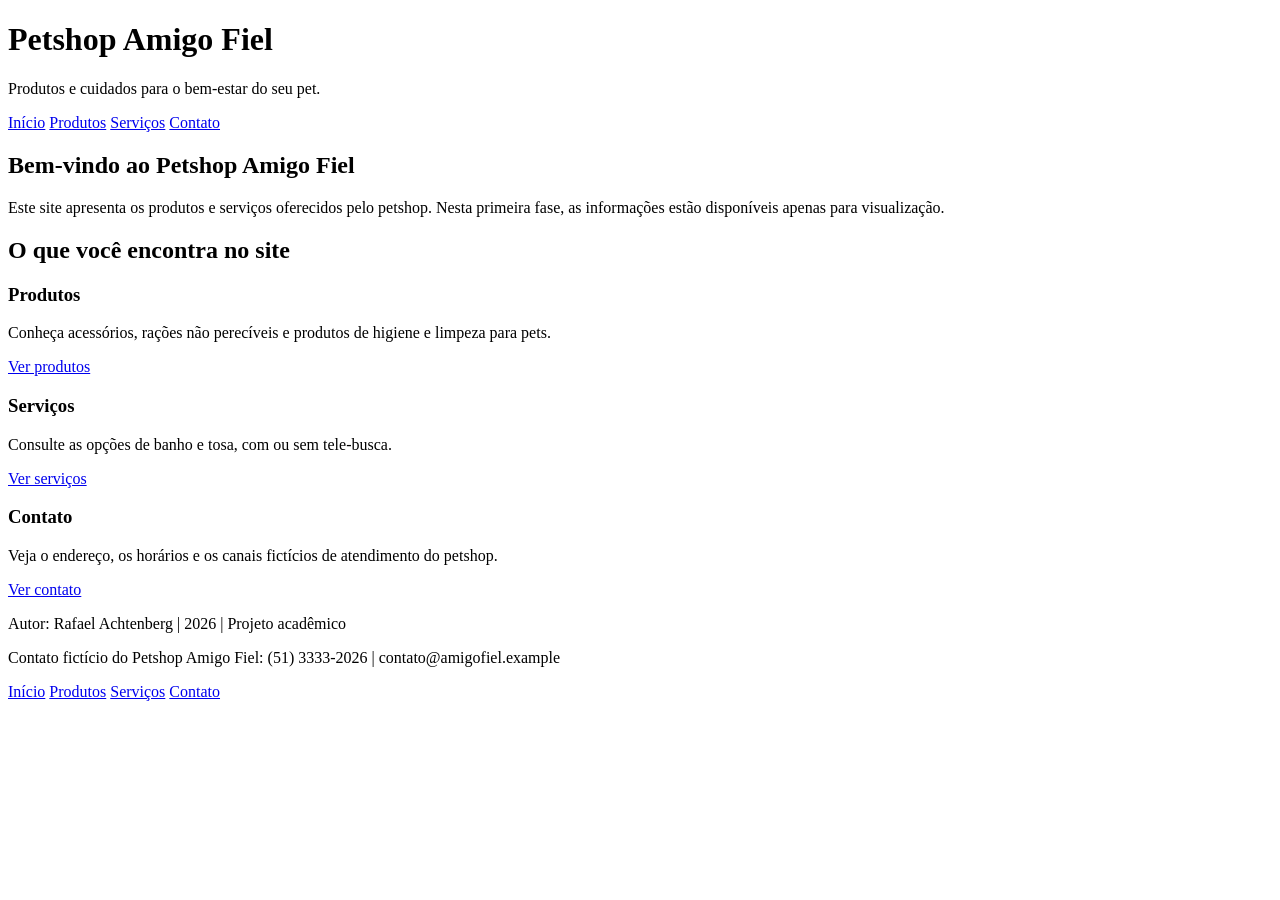
<file: fundamentos-de-sistemas-web/fase-1-petshop/index.html>
<!DOCTYPE html>
<html lang="pt-BR">
<head>
    <meta charset="UTF-8">
    <meta name="viewport" content="width=device-width, initial-scale=1.0">
    <title>Início | Petshop Amigo Fiel</title>
</head>
<body>
    <header>
        <h1>Petshop Amigo Fiel</h1>
        <p>Produtos e cuidados para o bem-estar do seu pet.</p>
        <nav aria-label="Navegação principal">
            <a href="index.html" aria-current="page">Início</a>
            <a href="produtos.html">Produtos</a>
            <a href="servicos.html">Serviços</a>
            <a href="contato.html">Contato</a>
        </nav>
    </header>

    <main>
        <section>
            <h2>Bem-vindo ao Petshop Amigo Fiel</h2>
            <p>Este site apresenta os produtos e serviços oferecidos pelo petshop. Nesta primeira fase, as informações estão disponíveis apenas para visualização.</p>
        </section>

        <section>
            <h2>O que você encontra no site</h2>
            <article>
                <h3>Produtos</h3>
                <p>Conheça acessórios, rações não perecíveis e produtos de higiene e limpeza para pets.</p>
                <p><a href="produtos.html">Ver produtos</a></p>
            </article>
            <article>
                <h3>Serviços</h3>
                <p>Consulte as opções de banho e tosa, com ou sem tele-busca.</p>
                <p><a href="servicos.html">Ver serviços</a></p>
            </article>
            <article>
                <h3>Contato</h3>
                <p>Veja o endereço, os horários e os canais fictícios de atendimento do petshop.</p>
                <p><a href="contato.html">Ver contato</a></p>
            </article>
        </section>
    </main>

    <footer>
        <p>Autor: Rafael Achtenberg | 2026 | Projeto acadêmico</p>
        <p>Contato fictício do Petshop Amigo Fiel: (51) 3333-2026 | contato@amigofiel.example</p>
        <nav aria-label="Navegação do rodapé">
            <a href="index.html">Início</a>
            <a href="produtos.html">Produtos</a>
            <a href="servicos.html">Serviços</a>
            <a href="contato.html">Contato</a>
        </nav>
    </footer>
</body>
</html>
</file>
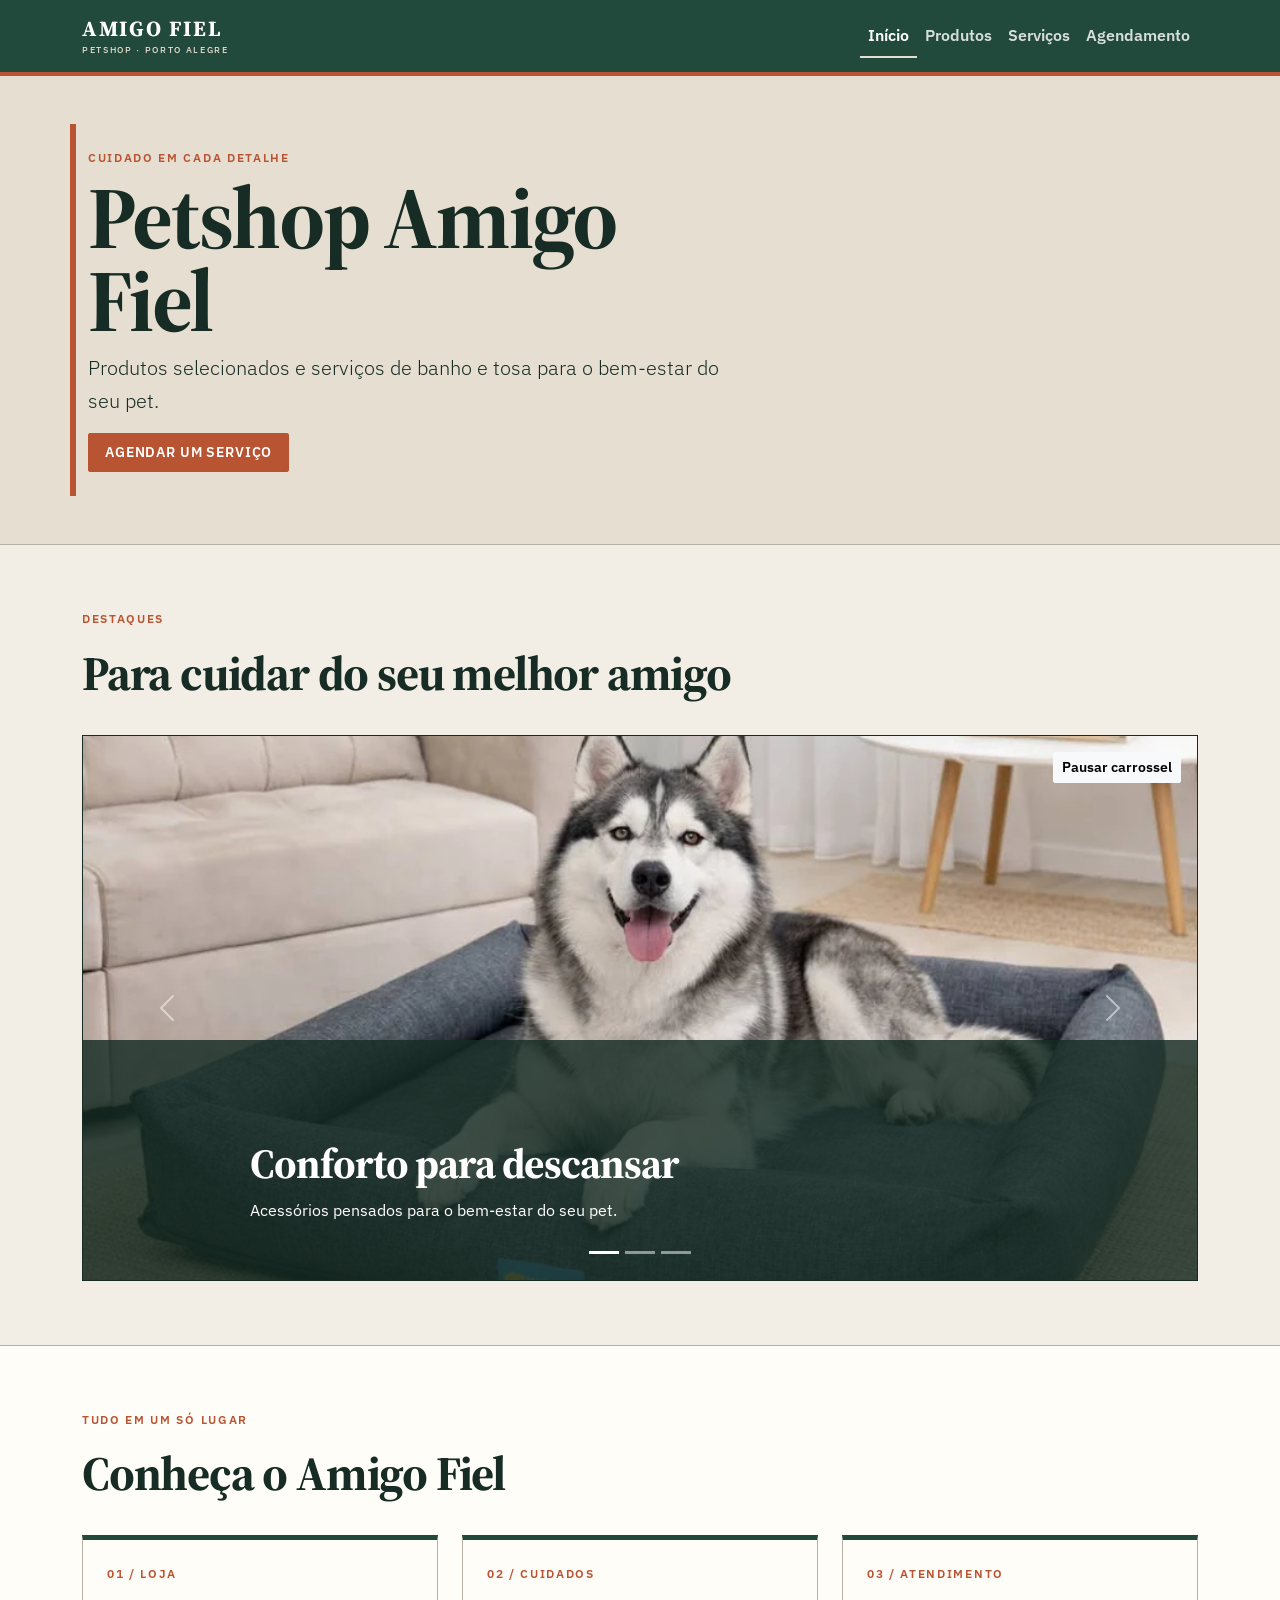
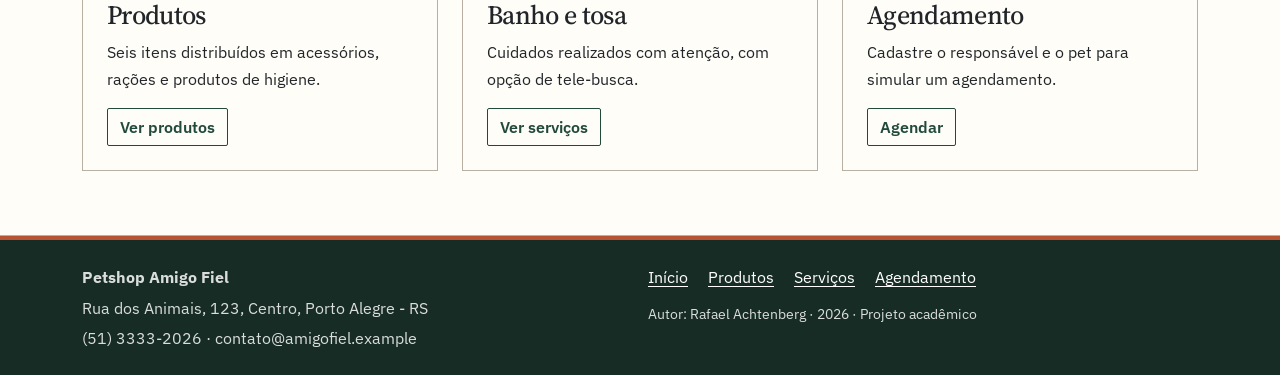
<file: fundamentos-de-sistemas-web/fase-2-petshop/index.html>
<!doctype html>
<html lang="pt-BR">
<head>
    <meta charset="utf-8">
    <meta name="viewport" content="width=device-width, initial-scale=1">
    <meta name="description" content="Produtos, banho, tosa e agendamento no Petshop Amigo Fiel.">
    <title>Início | Petshop Amigo Fiel</title>
    <link href="https://cdn.jsdelivr.net/npm/bootstrap@5.3.8/dist/css/bootstrap.min.css" rel="stylesheet" integrity="sha384-sRIl4kxILFvY47J16cr9ZwB07vP4J8+LH7qKQnuqkuIAvNWLzeN8tE5YBujZqJLB" crossorigin="anonymous">
    <link rel="stylesheet" href="css/estilos.css">
</head>
<body>
    <a class="skip-link" href="#conteudo-principal">Pular para o conteúdo principal</a>
    <header>
        <nav class="navbar navbar-expand-lg navbar-dark" aria-label="Navegação principal">
            <div class="container">
                <a class="navbar-brand" href="index.html" aria-label="Petshop Amigo Fiel, página inicial">Amigo Fiel</a>
                <button class="navbar-toggler" type="button" data-bs-toggle="collapse" data-bs-target="#menuPrincipal" aria-controls="menuPrincipal" aria-expanded="false" aria-label="Abrir menu de navegação">
                    <span class="navbar-toggler-icon"></span>
                </button>
                <div class="collapse navbar-collapse" id="menuPrincipal">
                    <ul class="navbar-nav ms-auto">
                        <li class="nav-item"><a class="nav-link active" href="index.html" aria-current="page">Início</a></li>
                        <li class="nav-item"><a class="nav-link" href="produtos.html">Produtos</a></li>
                        <li class="nav-item"><a class="nav-link" href="servicos.html">Serviços</a></li>
                        <li class="nav-item"><a class="nav-link" href="agendamento.html">Agendamento</a></li>
                    </ul>
                </div>
            </div>
        </nav>
    </header>

    <main id="conteudo-principal">
        <section class="hero py-5" aria-labelledby="titulo-principal">
            <div class="container py-lg-4">
                <p class="eyebrow mb-2">Cuidado em cada detalhe</p>
                <h1 id="titulo-principal" class="display-4 fw-bold">Petshop Amigo Fiel</h1>
                <p class="lead col-lg-7">Produtos selecionados e serviços de banho e tosa para o bem-estar do seu pet.</p>
                <a class="btn btn-brand btn-lg" href="agendamento.html">Agendar um serviço</a>
            </div>
        </section>

        <section class="section-space" aria-labelledby="titulo-carrossel">
            <div class="container">
                <div class="section-heading">
                    <p class="eyebrow">Destaques</p>
                    <h2 id="titulo-carrossel">Para cuidar do seu melhor amigo</h2>
                </div>
                <div id="carrosselPetshop" class="carousel slide carousel-fade" data-bs-ride="carousel">
                    <div class="carousel-indicators">
                        <button type="button" data-bs-target="#carrosselPetshop" data-bs-slide-to="0" class="active" aria-current="true" aria-label="Exibir destaque 1"></button>
                        <button type="button" data-bs-target="#carrosselPetshop" data-bs-slide-to="1" aria-label="Exibir destaque 2"></button>
                        <button type="button" data-bs-target="#carrosselPetshop" data-bs-slide-to="2" aria-label="Exibir destaque 3"></button>
                    </div>
                    <div class="carousel-inner">
                        <div class="carousel-item active">
                            <img src="imagens/cama-cachorro.webp" class="d-block w-100" alt="Cachorro husky descansando em uma cama cinza acolchoada">
                            <div class="carousel-caption">
                                <h3>Conforto para descansar</h3>
                                <p>Acessórios pensados para o bem-estar do seu pet.</p>
                            </div>
                        </div>
                        <div class="carousel-item">
                            <img src="imagens/tapete-higienico.webp" class="d-block w-100" alt="Cachorro labrador deitado entre tapetes higiênicos azuis">
                            <div class="carousel-caption">
                                <h3>Higiene no dia a dia</h3>
                                <p>Produtos que ajudam a manter o ambiente limpo e organizado.</p>
                            </div>
                        </div>
                        <div class="carousel-item">
                            <img src="imagens/fraldas-pets.png" class="d-block w-100" alt="Dois cães pequenos usando fraldas próprias para pets">
                            <div class="carousel-caption">
                                <h3>Cuidado em todas as fases</h3>
                                <p>Soluções práticas para necessidades especiais.</p>
                            </div>
                        </div>
                    </div>
                    <button class="carousel-control-prev" type="button" data-bs-target="#carrosselPetshop" data-bs-slide="prev">
                        <span class="carousel-control-prev-icon" aria-hidden="true"></span>
                        <span class="visually-hidden">Destaque anterior</span>
                    </button>
                    <button class="carousel-control-next" type="button" data-bs-target="#carrosselPetshop" data-bs-slide="next">
                        <span class="carousel-control-next-icon" aria-hidden="true"></span>
                        <span class="visually-hidden">Próximo destaque</span>
                    </button>
                    <button id="controleCarrossel" class="carousel-pause btn btn-light btn-sm" type="button" aria-controls="carrosselPetshop" aria-pressed="false">
                        Pausar carrossel
                    </button>
                </div>
            </div>
        </section>

        <section class="section-space section-tint" aria-labelledby="titulo-destaques">
            <div class="container">
                <div class="section-heading">
                    <p class="eyebrow">Tudo em um só lugar</p>
                    <h2 id="titulo-destaques">Conheça o Amigo Fiel</h2>
                </div>
                <div class="row g-4">
                    <div class="col-md-4">
                        <article class="card feature-card h-100">
                            <div class="card-body">
                                <p class="feature-kicker">01 / Loja</p>
                                <h3 class="h4">Produtos</h3>
                                <p>Seis itens distribuídos em acessórios, rações e produtos de higiene.</p>
                                <a class="btn btn-outline-brand" href="produtos.html">Ver produtos</a>
                            </div>
                        </article>
                    </div>
                    <div class="col-md-4">
                        <article class="card feature-card h-100">
                            <div class="card-body">
                                <p class="feature-kicker">02 / Cuidados</p>
                                <h3 class="h4">Banho e tosa</h3>
                                <p>Cuidados realizados com atenção, com opção de tele-busca.</p>
                                <a class="btn btn-outline-brand" href="servicos.html">Ver serviços</a>
                            </div>
                        </article>
                    </div>
                    <div class="col-md-4">
                        <article class="card feature-card h-100">
                            <div class="card-body">
                                <p class="feature-kicker">03 / Atendimento</p>
                                <h3 class="h4">Agendamento</h3>
                                <p>Cadastre o responsável e o pet para simular um agendamento.</p>
                                <a class="btn btn-outline-brand" href="agendamento.html">Agendar</a>
                            </div>
                        </article>
                    </div>
                </div>
            </div>
        </section>
    </main>

    <footer class="site-footer">
        <div class="container py-4">
            <div class="row g-3 align-items-start">
                <div class="col-lg-6">
                    <p class="fw-bold mb-1">Petshop Amigo Fiel</p>
                    <p class="mb-1">Rua dos Animais, 123, Centro, Porto Alegre - RS</p>
                    <p class="mb-0">(51) 3333-2026 · contato@amigofiel.example</p>
                </div>
                <div class="col-lg-6">
                    <nav aria-label="Navegação do rodapé">
                        <ul class="footer-links">
                            <li><a href="index.html">Início</a></li>
                            <li><a href="produtos.html">Produtos</a></li>
                            <li><a href="servicos.html">Serviços</a></li>
                            <li><a href="agendamento.html">Agendamento</a></li>
                        </ul>
                    </nav>
                    <p class="small mb-0">Autor: Rafael Achtenberg · 2026 · Projeto acadêmico</p>
                </div>
            </div>
        </div>
    </footer>

    <script src="https://cdn.jsdelivr.net/npm/bootstrap@5.3.8/dist/js/bootstrap.bundle.min.js" integrity="sha384-FKyoEForCGlyvwx9Hj09JcYn3nv7wiPVlz7YYwJrWVcXK/BmnVDxM+D2scQbITxI" crossorigin="anonymous"></script>
    <script src="js/script.js"></script>
</body>
</html>
</file>
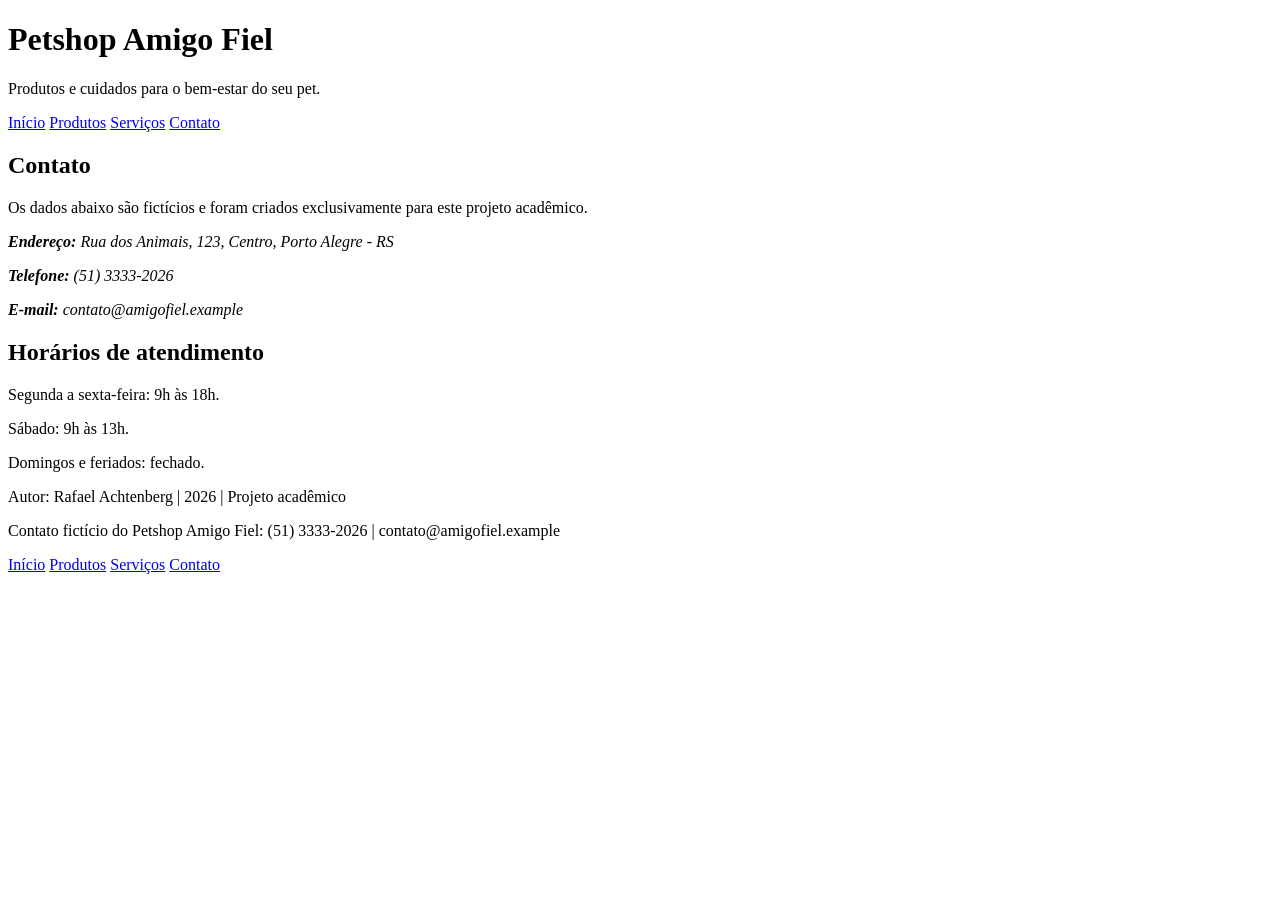
<file: fundamentos-de-sistemas-web/fase-1-petshop/contato.html>
<!DOCTYPE html>
<html lang="pt-BR">
<head>
    <meta charset="UTF-8">
    <meta name="viewport" content="width=device-width, initial-scale=1.0">
    <title>Contato | Petshop Amigo Fiel</title>
</head>
<body>
    <header>
        <h1>Petshop Amigo Fiel</h1>
        <p>Produtos e cuidados para o bem-estar do seu pet.</p>
        <nav aria-label="Navegação principal">
            <a href="index.html">Início</a>
            <a href="produtos.html">Produtos</a>
            <a href="servicos.html">Serviços</a>
            <a href="contato.html" aria-current="page">Contato</a>
        </nav>
    </header>

    <main>
        <section>
            <h2>Contato</h2>
            <p>Os dados abaixo são fictícios e foram criados exclusivamente para este projeto acadêmico.</p>
            <address>
                <p><strong>Endereço:</strong> Rua dos Animais, 123, Centro, Porto Alegre - RS</p>
                <p><strong>Telefone:</strong> (51) 3333-2026</p>
                <p><strong>E-mail:</strong> contato@amigofiel.example</p>
            </address>
        </section>

        <section>
            <h2>Horários de atendimento</h2>
            <p>Segunda a sexta-feira: 9h às 18h.</p>
            <p>Sábado: 9h às 13h.</p>
            <p>Domingos e feriados: fechado.</p>
        </section>
    </main>

    <footer>
        <p>Autor: Rafael Achtenberg | 2026 | Projeto acadêmico</p>
        <p>Contato fictício do Petshop Amigo Fiel: (51) 3333-2026 | contato@amigofiel.example</p>
        <nav aria-label="Navegação do rodapé">
            <a href="index.html">Início</a>
            <a href="produtos.html">Produtos</a>
            <a href="servicos.html">Serviços</a>
            <a href="contato.html">Contato</a>
        </nav>
    </footer>
</body>
</html>
</file>
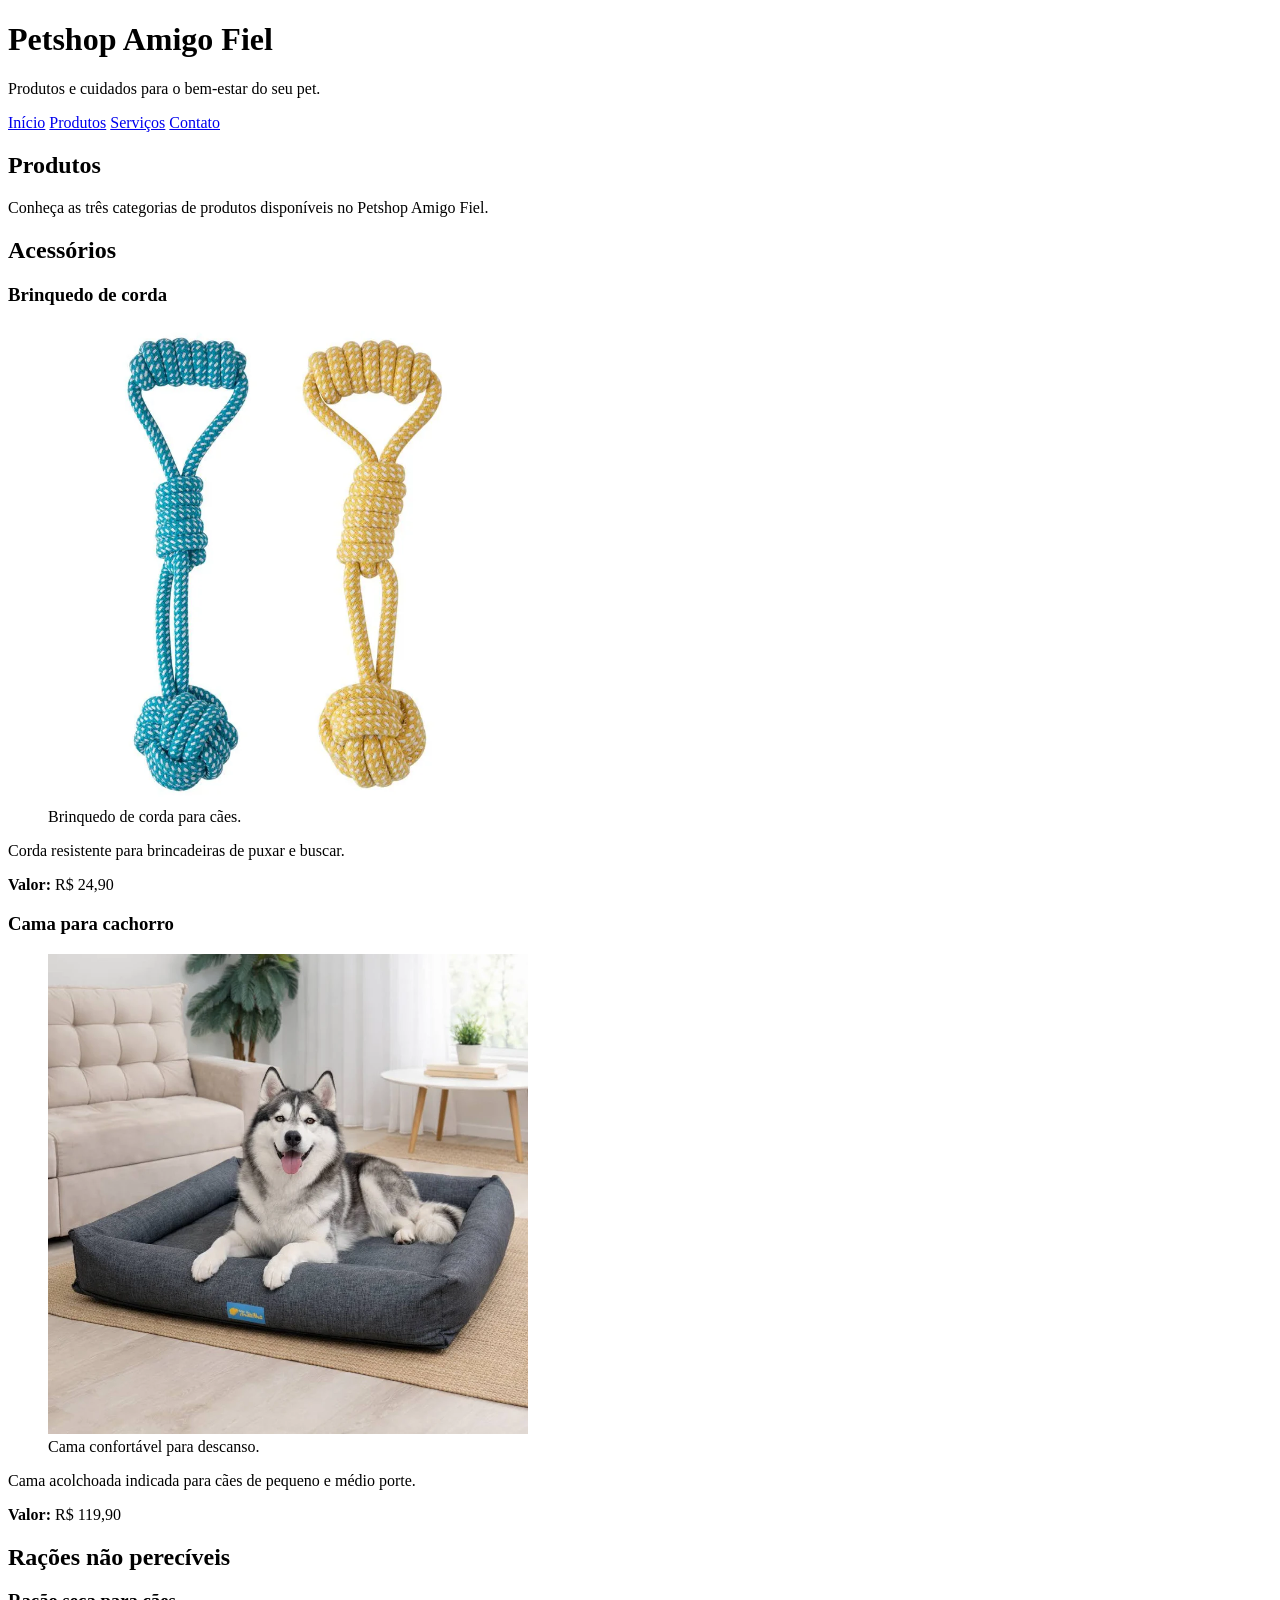
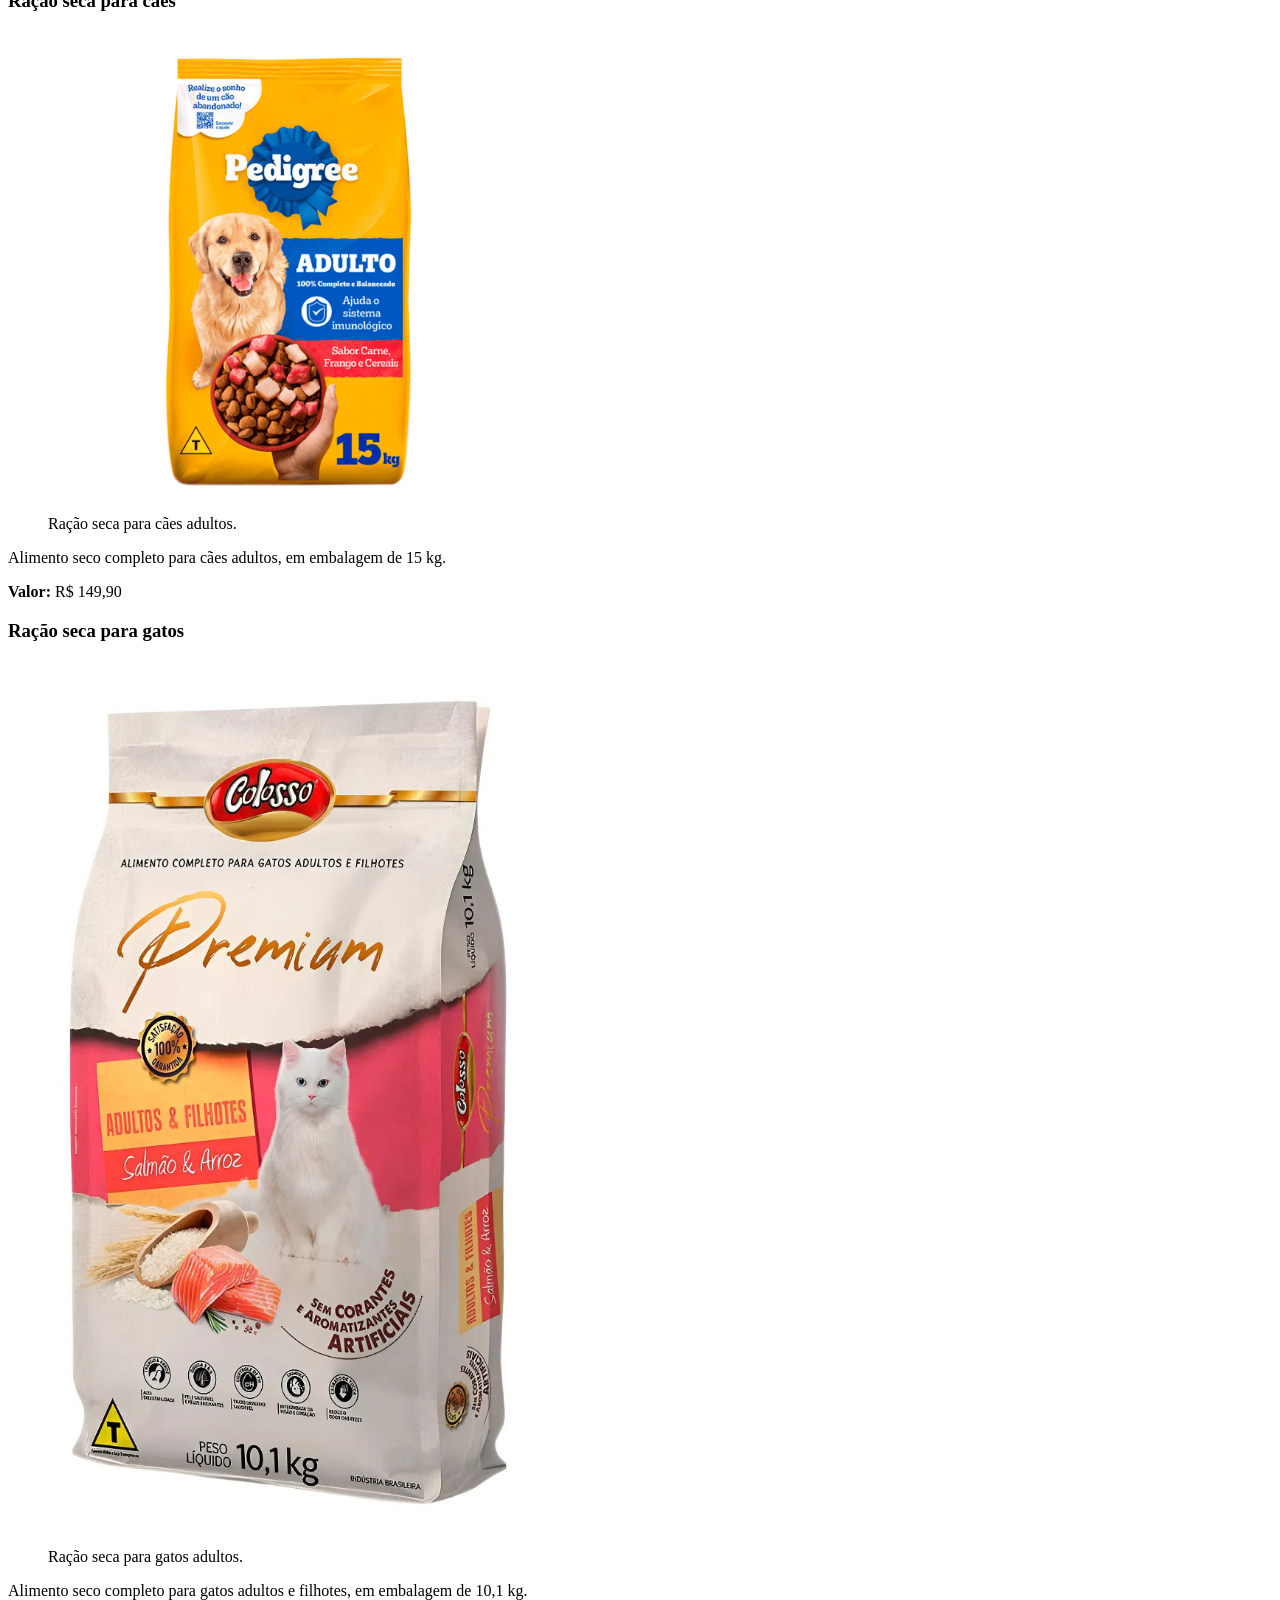
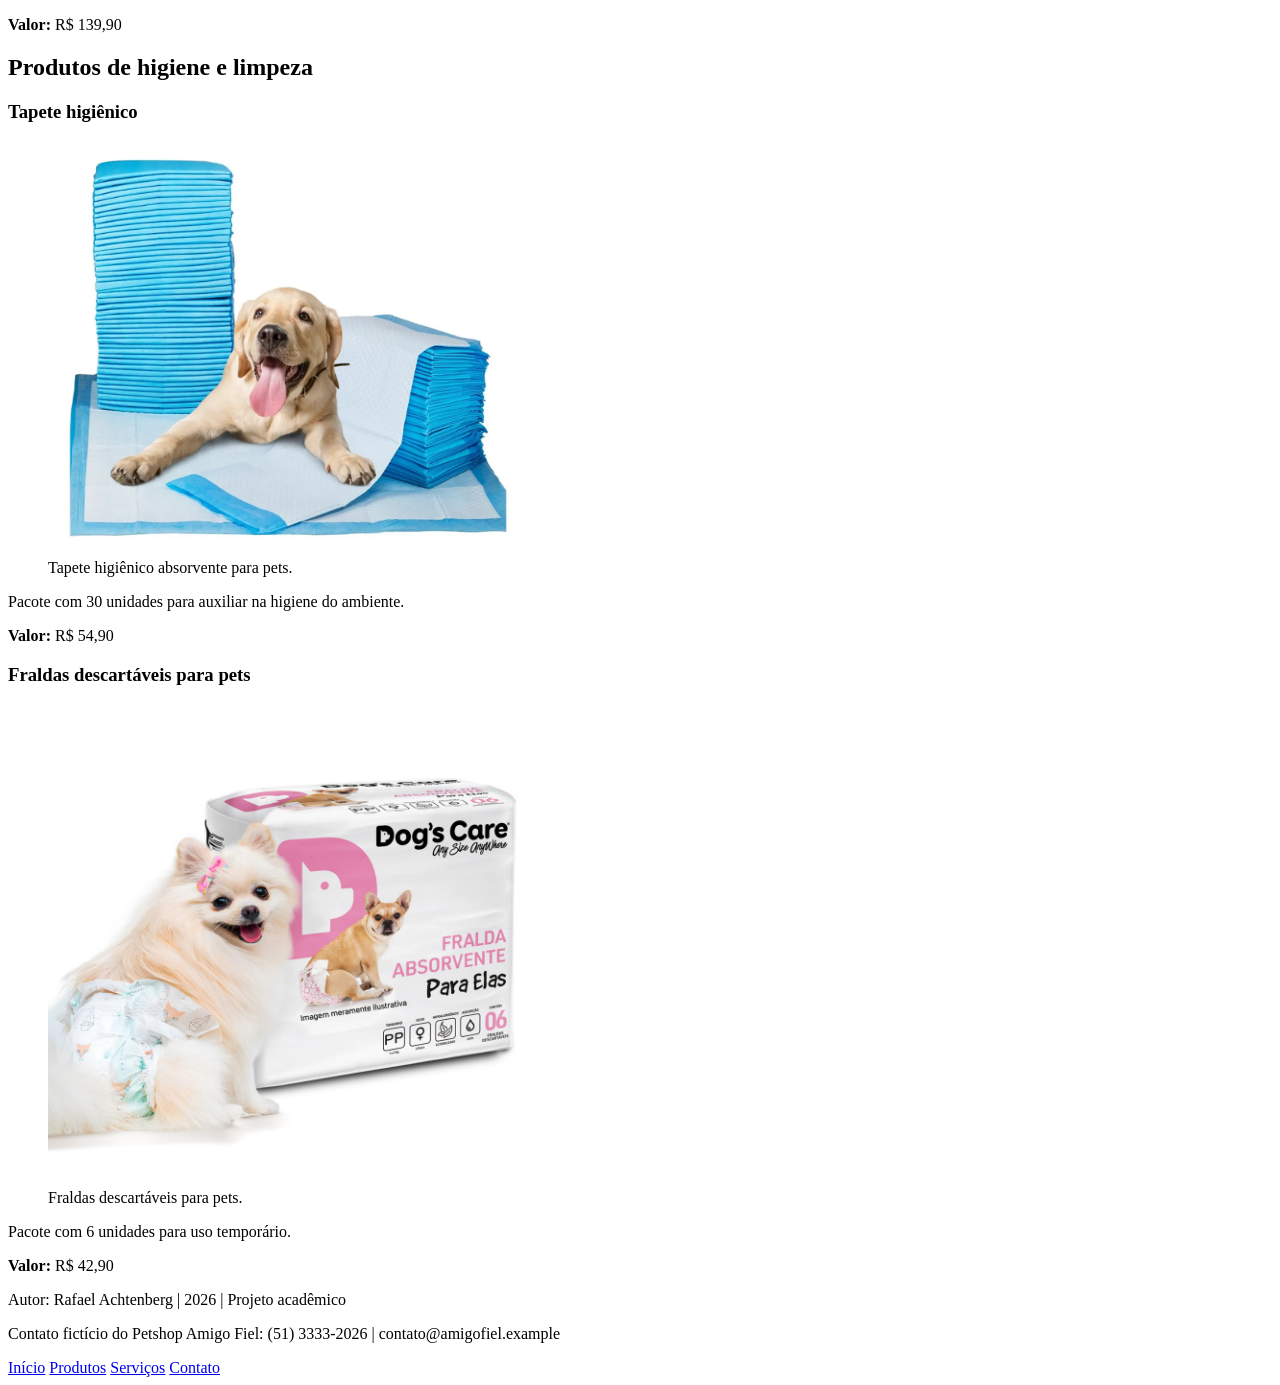
<file: fundamentos-de-sistemas-web/fase-1-petshop/produtos.html>
<!DOCTYPE html>
<html lang="pt-BR">
<head>
    <meta charset="UTF-8">
    <meta name="viewport" content="width=device-width, initial-scale=1.0">
    <title>Produtos | Petshop Amigo Fiel</title>
</head>
<body>
    <header>
        <h1>Petshop Amigo Fiel</h1>
        <p>Produtos e cuidados para o bem-estar do seu pet.</p>
        <nav aria-label="Navegação principal">
            <a href="index.html">Início</a>
            <a href="produtos.html" aria-current="page">Produtos</a>
            <a href="servicos.html">Serviços</a>
            <a href="contato.html">Contato</a>
        </nav>
    </header>

    <main>
        <h2>Produtos</h2>
        <p>Conheça as três categorias de produtos disponíveis no Petshop Amigo Fiel.</p>

        <section>
            <h2>Acessórios</h2>
            <article>
                <h3>Brinquedo de corda</h3>
                <figure>
                    <img src="imagens/brinquedo-corda.webp" alt="Dois brinquedos de corda com alça e bola para cães" width="480">
                    <figcaption>Brinquedo de corda para cães.</figcaption>
                </figure>
                <p>Corda resistente para brincadeiras de puxar e buscar.</p>
                <p><strong>Valor:</strong> R$ 24,90</p>
            </article>
            <article>
                <h3>Cama para cachorro</h3>
                <figure>
                    <img src="imagens/cama-cachorro.webp" alt="Cachorro da raça husky deitado em uma cama cinza" width="480">
                    <figcaption>Cama confortável para descanso.</figcaption>
                </figure>
                <p>Cama acolchoada indicada para cães de pequeno e médio porte.</p>
                <p><strong>Valor:</strong> R$ 119,90</p>
            </article>
        </section>

        <section>
            <h2>Rações não perecíveis</h2>
            <article>
                <h3>Ração seca para cães</h3>
                <figure>
                    <img src="imagens/racao-caes.png" alt="Embalagem de ração seca para cães adultos" width="480">
                    <figcaption>Ração seca para cães adultos.</figcaption>
                </figure>
                <p>Alimento seco completo para cães adultos, em embalagem de 15 kg.</p>
                <p><strong>Valor:</strong> R$ 149,90</p>
            </article>
            <article>
                <h3>Ração seca para gatos</h3>
                <figure>
                    <img src="imagens/racao-gatos.webp" alt="Embalagem de ração seca para gatos adultos e filhotes" width="480">
                    <figcaption>Ração seca para gatos adultos.</figcaption>
                </figure>
                <p>Alimento seco completo para gatos adultos e filhotes, em embalagem de 10,1 kg.</p>
                <p><strong>Valor:</strong> R$ 139,90</p>
            </article>
        </section>

        <section>
            <h2>Produtos de higiene e limpeza</h2>
            <article>
                <h3>Tapete higiênico</h3>
                <figure>
                    <img src="imagens/tapete-higienico.webp" alt="Cachorro junto a pilhas de tapetes higiênicos azuis" width="480">
                    <figcaption>Tapete higiênico absorvente para pets.</figcaption>
                </figure>
                <p>Pacote com 30 unidades para auxiliar na higiene do ambiente.</p>
                <p><strong>Valor:</strong> R$ 54,90</p>
            </article>
            <article>
                <h3>Fraldas descartáveis para pets</h3>
                <figure>
                    <img src="imagens/fraldas-pets.png" alt="Cachorros usando fraldas descartáveis ao lado da embalagem do produto" width="480">
                    <figcaption>Fraldas descartáveis para pets.</figcaption>
                </figure>
                <p>Pacote com 6 unidades para uso temporário.</p>
                <p><strong>Valor:</strong> R$ 42,90</p>
            </article>
        </section>
    </main>

    <footer>
        <p>Autor: Rafael Achtenberg | 2026 | Projeto acadêmico</p>
        <p>Contato fictício do Petshop Amigo Fiel: (51) 3333-2026 | contato@amigofiel.example</p>
        <nav aria-label="Navegação do rodapé">
            <a href="index.html">Início</a>
            <a href="produtos.html">Produtos</a>
            <a href="servicos.html">Serviços</a>
            <a href="contato.html">Contato</a>
        </nav>
    </footer>
</body>
</html>
</file>
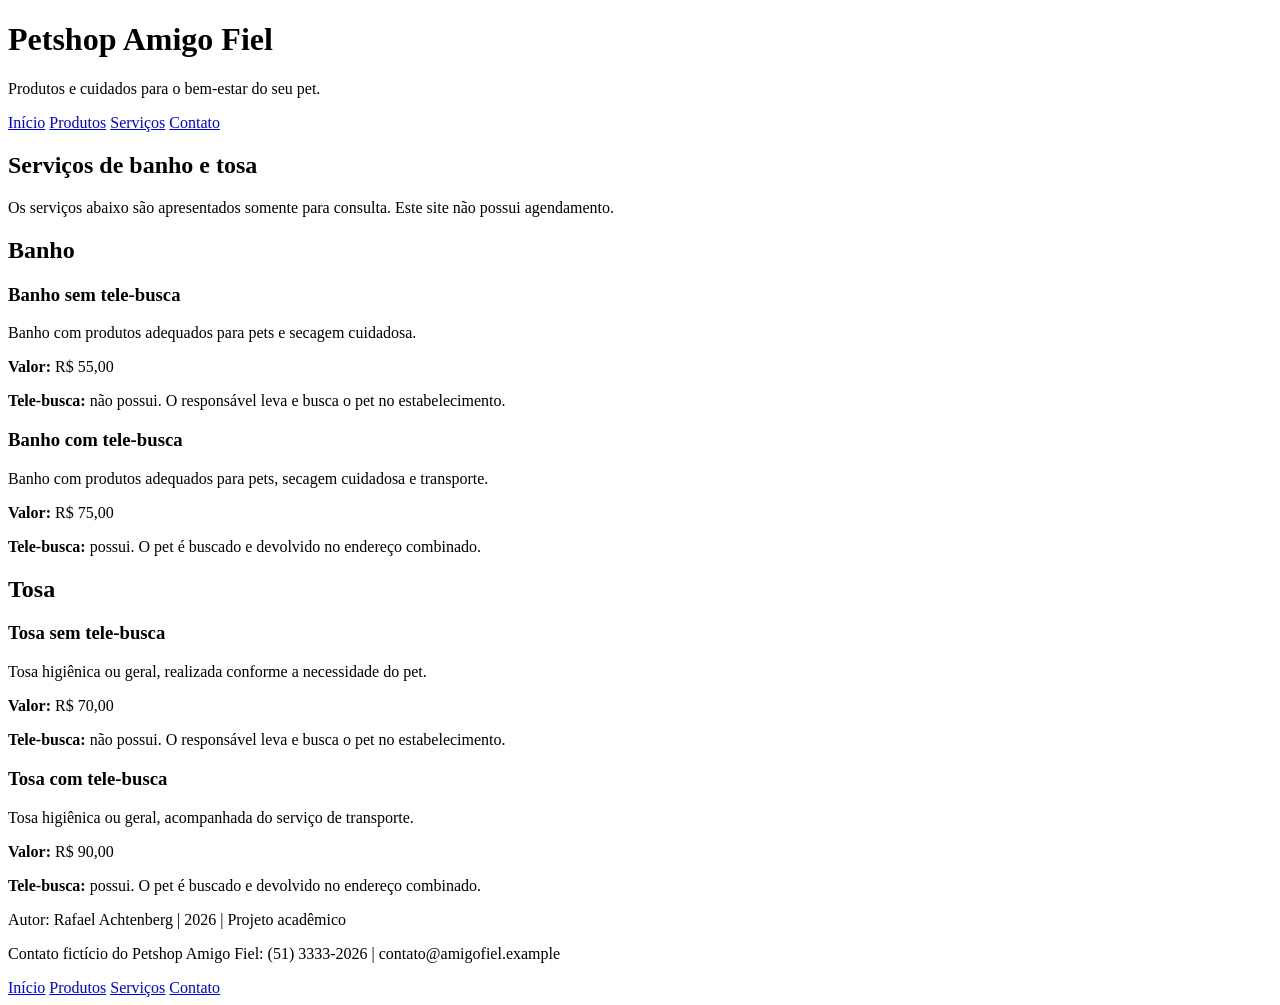
<file: fundamentos-de-sistemas-web/fase-1-petshop/servicos.html>
<!DOCTYPE html>
<html lang="pt-BR">
<head>
    <meta charset="UTF-8">
    <meta name="viewport" content="width=device-width, initial-scale=1.0">
    <title>Serviços | Petshop Amigo Fiel</title>
</head>
<body>
    <header>
        <h1>Petshop Amigo Fiel</h1>
        <p>Produtos e cuidados para o bem-estar do seu pet.</p>
        <nav aria-label="Navegação principal">
            <a href="index.html">Início</a>
            <a href="produtos.html">Produtos</a>
            <a href="servicos.html" aria-current="page">Serviços</a>
            <a href="contato.html">Contato</a>
        </nav>
    </header>

    <main>
        <h2>Serviços de banho e tosa</h2>
        <p>Os serviços abaixo são apresentados somente para consulta. Este site não possui agendamento.</p>

        <section>
            <h2>Banho</h2>
            <article>
                <h3>Banho sem tele-busca</h3>
                <p>Banho com produtos adequados para pets e secagem cuidadosa.</p>
                <p><strong>Valor:</strong> R$ 55,00</p>
                <p><strong>Tele-busca:</strong> não possui. O responsável leva e busca o pet no estabelecimento.</p>
            </article>
            <article>
                <h3>Banho com tele-busca</h3>
                <p>Banho com produtos adequados para pets, secagem cuidadosa e transporte.</p>
                <p><strong>Valor:</strong> R$ 75,00</p>
                <p><strong>Tele-busca:</strong> possui. O pet é buscado e devolvido no endereço combinado.</p>
            </article>
        </section>

        <section>
            <h2>Tosa</h2>
            <article>
                <h3>Tosa sem tele-busca</h3>
                <p>Tosa higiênica ou geral, realizada conforme a necessidade do pet.</p>
                <p><strong>Valor:</strong> R$ 70,00</p>
                <p><strong>Tele-busca:</strong> não possui. O responsável leva e busca o pet no estabelecimento.</p>
            </article>
            <article>
                <h3>Tosa com tele-busca</h3>
                <p>Tosa higiênica ou geral, acompanhada do serviço de transporte.</p>
                <p><strong>Valor:</strong> R$ 90,00</p>
                <p><strong>Tele-busca:</strong> possui. O pet é buscado e devolvido no endereço combinado.</p>
            </article>
        </section>
    </main>

    <footer>
        <p>Autor: Rafael Achtenberg | 2026 | Projeto acadêmico</p>
        <p>Contato fictício do Petshop Amigo Fiel: (51) 3333-2026 | contato@amigofiel.example</p>
        <nav aria-label="Navegação do rodapé">
            <a href="index.html">Início</a>
            <a href="produtos.html">Produtos</a>
            <a href="servicos.html">Serviços</a>
            <a href="contato.html">Contato</a>
        </nav>
    </footer>
</body>
</html>
</file>
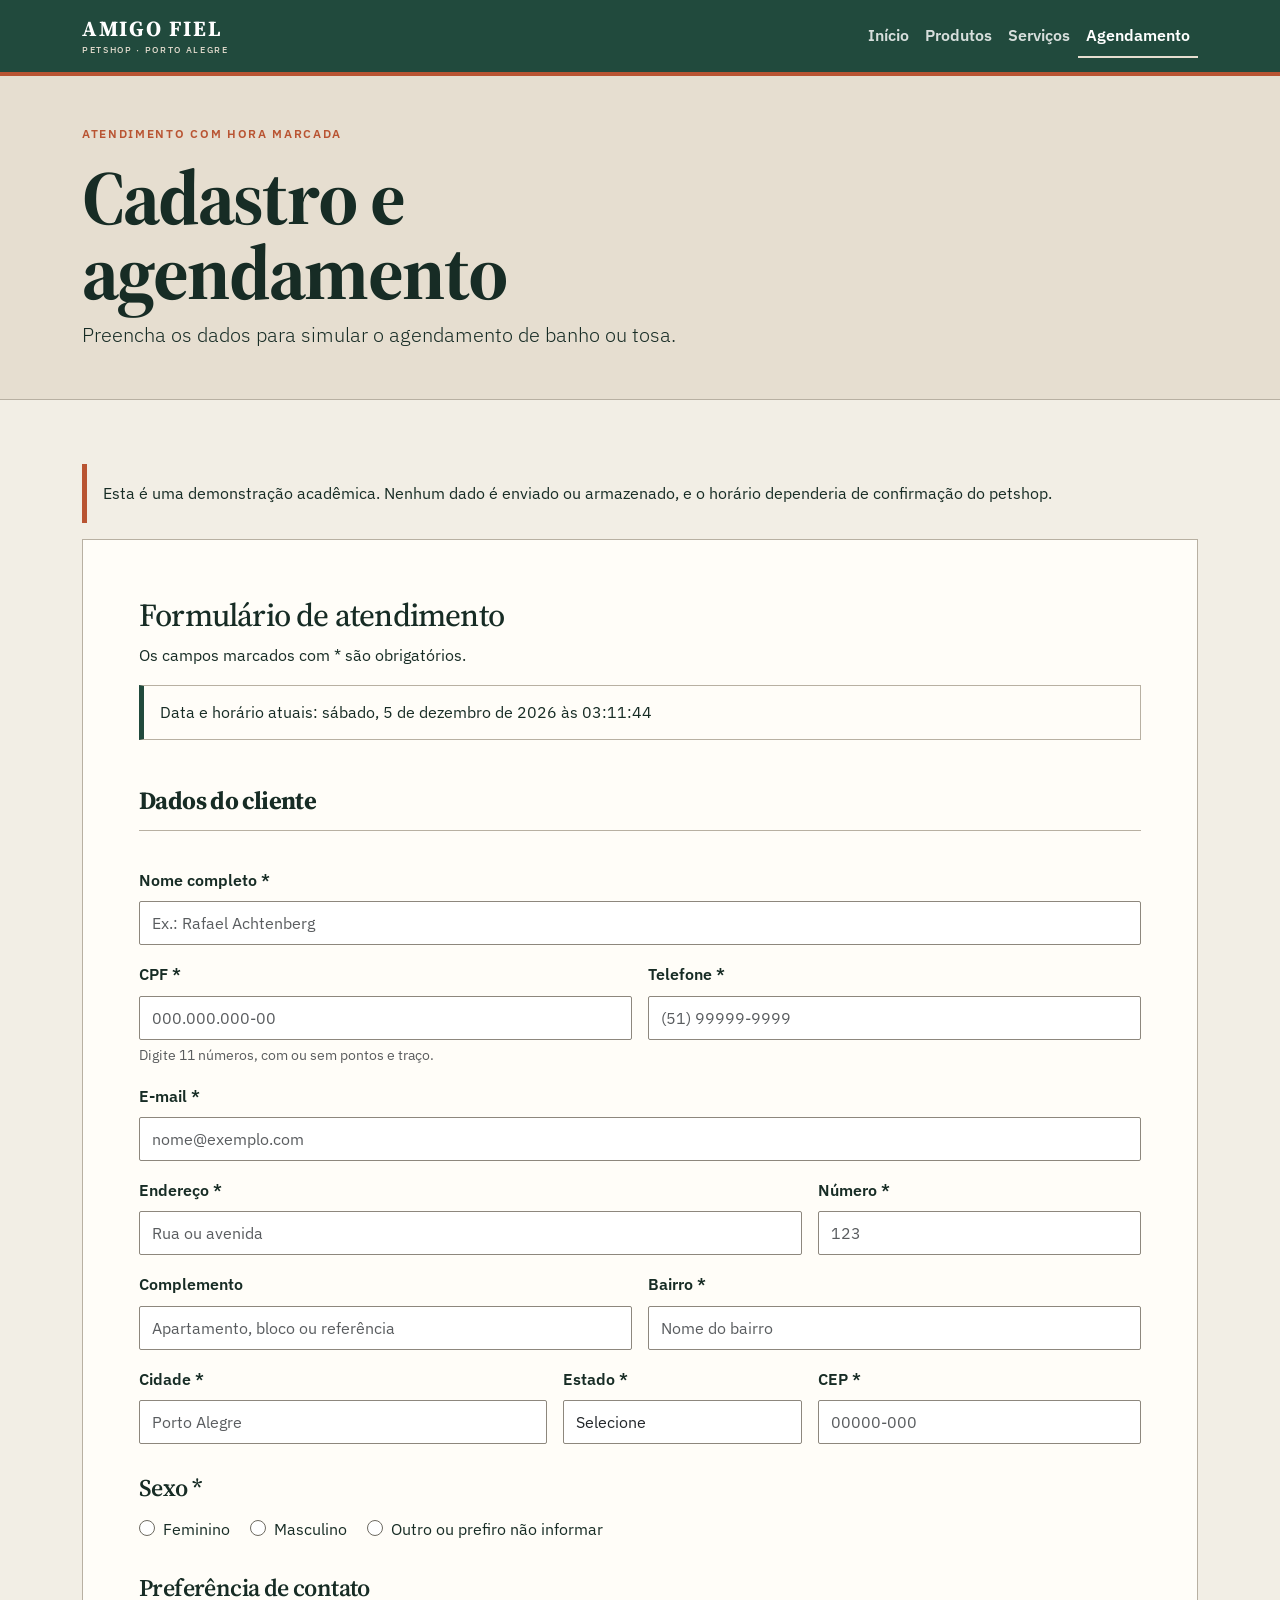
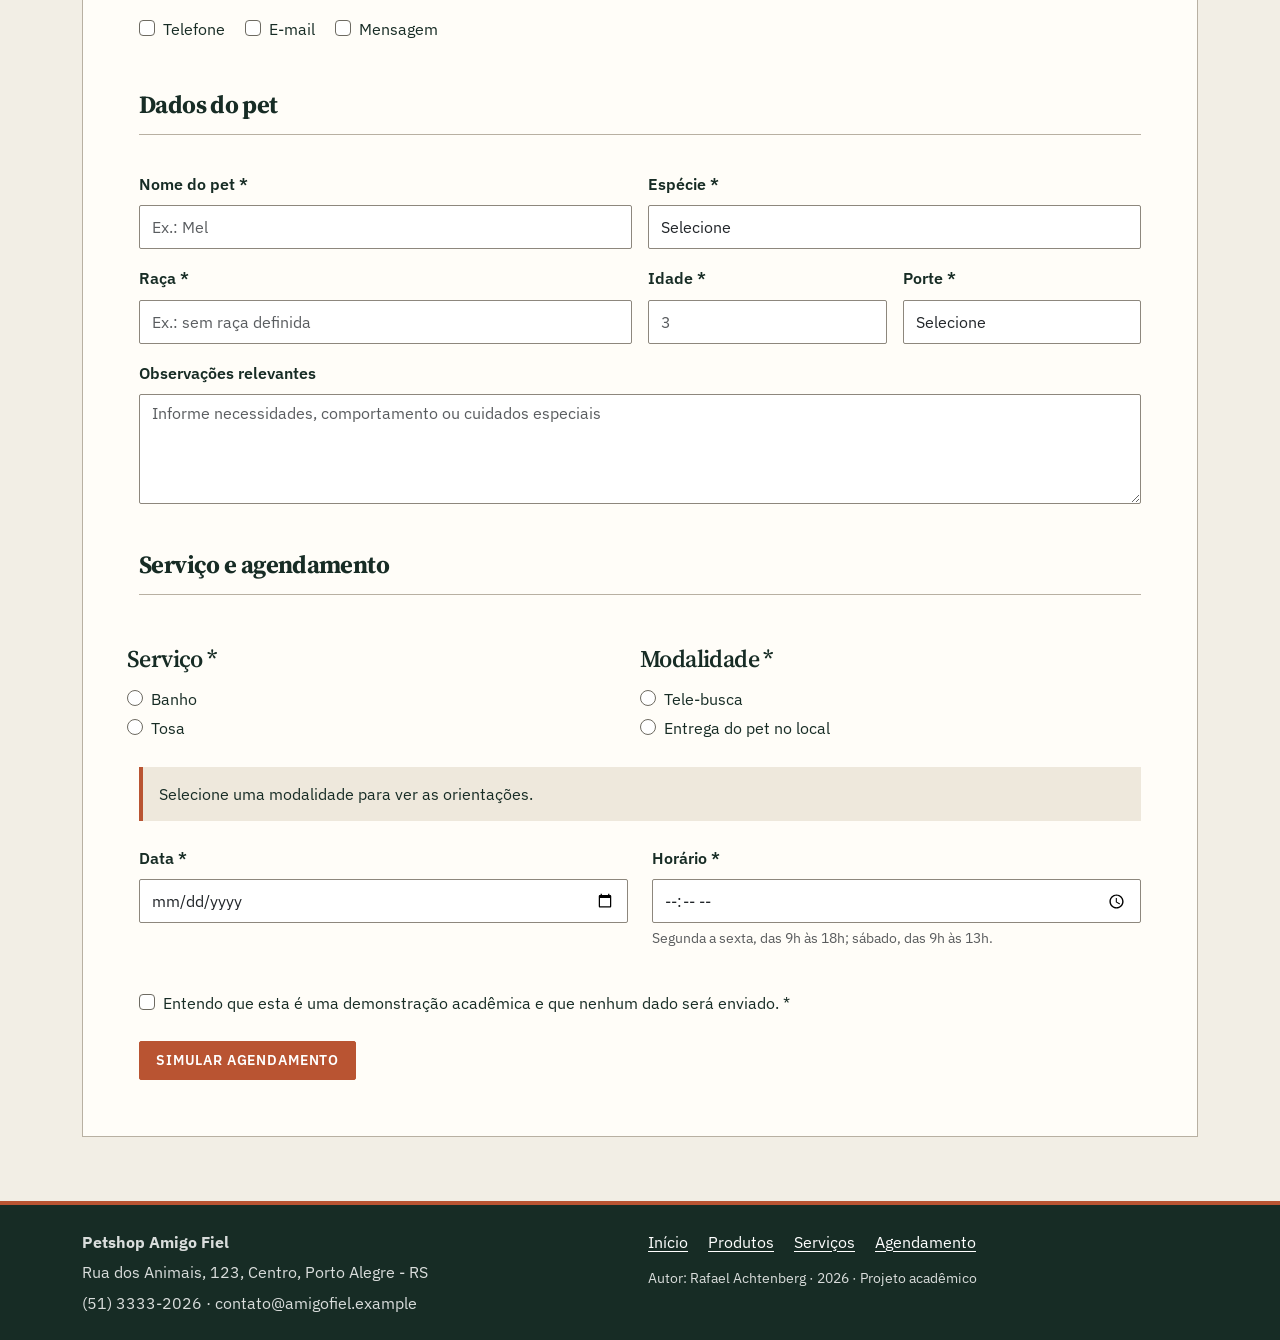
<file: fundamentos-de-sistemas-web/fase-2-petshop/agendamento.html>
<!doctype html>
<html lang="pt-BR">
<head>
    <meta charset="utf-8">
    <meta name="viewport" content="width=device-width, initial-scale=1">
    <meta name="description" content="Cadastro do cliente, do pet e simulação de agendamento no Petshop Amigo Fiel.">
    <title>Agendamento | Petshop Amigo Fiel</title>
    <link href="https://cdn.jsdelivr.net/npm/bootstrap@5.3.8/dist/css/bootstrap.min.css" rel="stylesheet" integrity="sha384-sRIl4kxILFvY47J16cr9ZwB07vP4J8+LH7qKQnuqkuIAvNWLzeN8tE5YBujZqJLB" crossorigin="anonymous">
    <link rel="stylesheet" href="css/estilos.css">
</head>
<body>
    <a class="skip-link" href="#conteudo-principal">Pular para o conteúdo principal</a>
    <header>
        <nav class="navbar navbar-expand-lg navbar-dark" aria-label="Navegação principal">
            <div class="container">
                <a class="navbar-brand" href="index.html" aria-label="Petshop Amigo Fiel, página inicial">Amigo Fiel</a>
                <button class="navbar-toggler" type="button" data-bs-toggle="collapse" data-bs-target="#menuPrincipal" aria-controls="menuPrincipal" aria-expanded="false" aria-label="Abrir menu de navegação">
                    <span class="navbar-toggler-icon"></span>
                </button>
                <div class="collapse navbar-collapse" id="menuPrincipal">
                    <ul class="navbar-nav ms-auto">
                        <li class="nav-item"><a class="nav-link" href="index.html">Início</a></li>
                        <li class="nav-item"><a class="nav-link" href="produtos.html">Produtos</a></li>
                        <li class="nav-item"><a class="nav-link" href="servicos.html">Serviços</a></li>
                        <li class="nav-item"><a class="nav-link active" href="agendamento.html" aria-current="page">Agendamento</a></li>
                    </ul>
                </div>
            </div>
        </nav>
    </header>

    <main id="conteudo-principal">
        <section class="page-header">
            <div class="container">
                <p class="eyebrow">Atendimento com hora marcada</p>
                <h1>Cadastro e agendamento</h1>
                <p class="lead mb-0">Preencha os dados para simular o agendamento de banho ou tosa.</p>
            </div>
        </section>

        <section class="section-space">
            <div class="container">
                <div class="alert alert-info" role="note">
                    Esta é uma demonstração acadêmica. Nenhum dado é enviado ou armazenado, e o horário dependeria de confirmação do petshop.
                </div>
                <div class="form-shell">
                    <h2 class="h3">Formulário de atendimento</h2>
                    <p>Os campos marcados com <span aria-hidden="true">*</span><span class="visually-hidden">asterisco</span> são obrigatórios.</p>
                    <p class="current-time">Data e horário atuais: <time id="dataHoraAtual" datetime="2026-07-29T00:00:00-03:00">carregando…</time></p>

                    <form id="formAgendamento" class="needs-validation" novalidate>
                        <fieldset class="form-section">
                            <legend>Dados do cliente</legend>
                            <div class="row g-3">
                                <div class="col-12">
                                    <label for="nomeCliente" class="form-label">Nome completo *</label>
                                    <input type="text" class="form-control" id="nomeCliente" name="nomeCliente" placeholder="Ex.: Rafael Achtenberg" autocomplete="name" minlength="3" required>
                                    <div class="invalid-feedback">Informe o nome completo.</div>
                                </div>

                                <div class="col-md-6">
                                    <label for="cpf" class="form-label">CPF *</label>
                                    <input type="text" class="form-control" id="cpf" name="cpf" placeholder="000.000.000-00" inputmode="numeric" pattern="\d{3}\.?\d{3}\.?\d{3}-?\d{2}" aria-describedby="ajudaCpf" required>
                                    <div id="ajudaCpf" class="form-text">Digite 11 números, com ou sem pontos e traço.</div>
                                    <div class="invalid-feedback">Informe um CPF com 11 números.</div>
                                </div>

                                <div class="col-md-6">
                                    <label for="telefone" class="form-label">Telefone *</label>
                                    <input type="tel" class="form-control" id="telefone" name="telefone" placeholder="(51) 99999-9999" autocomplete="tel" pattern="[\d\s()+-]{10,20}" required>
                                    <div class="invalid-feedback">Informe um telefone válido.</div>
                                </div>

                                <div class="col-12">
                                    <label for="email" class="form-label">E-mail *</label>
                                    <input type="email" class="form-control" id="email" name="email" placeholder="nome@exemplo.com" autocomplete="email" required>
                                    <div class="invalid-feedback">Informe um endereço de e-mail válido.</div>
                                </div>

                                <div class="col-md-8">
                                    <label for="endereco" class="form-label">Endereço *</label>
                                    <input type="text" class="form-control" id="endereco" name="endereco" placeholder="Rua ou avenida" autocomplete="address-line1" required>
                                    <div class="invalid-feedback">Informe o endereço.</div>
                                </div>

                                <div class="col-md-4">
                                    <label for="numero" class="form-label">Número *</label>
                                    <input type="number" class="form-control" id="numero" name="numero" placeholder="123" min="1" max="999999" required>
                                    <div class="invalid-feedback">Informe o número.</div>
                                </div>

                                <div class="col-md-6">
                                    <label for="complemento" class="form-label">Complemento</label>
                                    <input type="text" class="form-control" id="complemento" name="complemento" placeholder="Apartamento, bloco ou referência" autocomplete="address-line2">
                                </div>

                                <div class="col-md-6">
                                    <label for="bairro" class="form-label">Bairro *</label>
                                    <input type="text" class="form-control" id="bairro" name="bairro" placeholder="Nome do bairro" required>
                                    <div class="invalid-feedback">Informe o bairro.</div>
                                </div>

                                <div class="col-md-5">
                                    <label for="cidade" class="form-label">Cidade *</label>
                                    <input type="text" class="form-control" id="cidade" name="cidade" placeholder="Porto Alegre" autocomplete="address-level2" required>
                                    <div class="invalid-feedback">Informe a cidade.</div>
                                </div>

                                <div class="col-md-3">
                                    <label for="estado" class="form-label">Estado *</label>
                                    <select class="form-select" id="estado" name="estado" autocomplete="address-level1" required>
                                        <option value="">Selecione</option>
                                        <option value="AC">AC</option>
                                        <option value="AL">AL</option>
                                        <option value="AP">AP</option>
                                        <option value="AM">AM</option>
                                        <option value="BA">BA</option>
                                        <option value="CE">CE</option>
                                        <option value="DF">DF</option>
                                        <option value="ES">ES</option>
                                        <option value="GO">GO</option>
                                        <option value="MA">MA</option>
                                        <option value="MT">MT</option>
                                        <option value="MS">MS</option>
                                        <option value="MG">MG</option>
                                        <option value="PA">PA</option>
                                        <option value="PB">PB</option>
                                        <option value="PR">PR</option>
                                        <option value="PE">PE</option>
                                        <option value="PI">PI</option>
                                        <option value="RJ">RJ</option>
                                        <option value="RN">RN</option>
                                        <option value="RS">RS</option>
                                        <option value="RO">RO</option>
                                        <option value="RR">RR</option>
                                        <option value="SC">SC</option>
                                        <option value="SP">SP</option>
                                        <option value="SE">SE</option>
                                        <option value="TO">TO</option>
                                    </select>
                                    <div class="invalid-feedback">Selecione o estado.</div>
                                </div>

                                <div class="col-md-4">
                                    <label for="cep" class="form-label">CEP *</label>
                                    <input type="text" class="form-control" id="cep" name="cep" placeholder="00000-000" inputmode="numeric" autocomplete="postal-code" pattern="\d{5}-?\d{3}" required>
                                    <div class="invalid-feedback">Informe um CEP com 8 números.</div>
                                </div>
                            </div>

                            <fieldset class="choice-group mt-4">
                                <legend class="form-label">Sexo *</legend>
                                <div class="form-check form-check-inline">
                                    <input class="form-check-input" type="radio" name="sexo" id="sexoFeminino" value="feminino" required>
                                    <label class="form-check-label" for="sexoFeminino">Feminino</label>
                                </div>
                                <div class="form-check form-check-inline">
                                    <input class="form-check-input" type="radio" name="sexo" id="sexoMasculino" value="masculino">
                                    <label class="form-check-label" for="sexoMasculino">Masculino</label>
                                </div>
                                <div class="form-check form-check-inline">
                                    <input class="form-check-input" type="radio" name="sexo" id="sexoOutro" value="outro">
                                    <label class="form-check-label" for="sexoOutro">Outro ou prefiro não informar</label>
                                </div>
                                <div class="invalid-feedback">Selecione uma opção.</div>
                            </fieldset>

                            <fieldset class="choice-group mt-4">
                                <legend class="form-label">Preferência de contato</legend>
                                <div class="form-check form-check-inline">
                                    <input class="form-check-input" type="checkbox" id="contatoTelefone" name="preferenciaContato" value="telefone">
                                    <label class="form-check-label" for="contatoTelefone">Telefone</label>
                                </div>
                                <div class="form-check form-check-inline">
                                    <input class="form-check-input" type="checkbox" id="contatoEmail" name="preferenciaContato" value="email">
                                    <label class="form-check-label" for="contatoEmail">E-mail</label>
                                </div>
                                <div class="form-check form-check-inline">
                                    <input class="form-check-input" type="checkbox" id="contatoMensagem" name="preferenciaContato" value="mensagem">
                                    <label class="form-check-label" for="contatoMensagem">Mensagem</label>
                                </div>
                            </fieldset>
                        </fieldset>

                        <fieldset class="form-section">
                            <legend>Dados do pet</legend>
                            <div class="row g-3">
                                <div class="col-md-6">
                                    <label for="nomePet" class="form-label">Nome do pet *</label>
                                    <input type="text" class="form-control" id="nomePet" name="nomePet" placeholder="Ex.: Mel" required>
                                    <div class="invalid-feedback">Informe o nome do pet.</div>
                                </div>

                                <div class="col-md-6">
                                    <label for="especie" class="form-label">Espécie *</label>
                                    <select class="form-select" id="especie" name="especie" required>
                                        <option value="">Selecione</option>
                                        <option value="cão">Cão</option>
                                        <option value="gato">Gato</option>
                                        <option value="outro">Outro</option>
                                    </select>
                                    <div class="invalid-feedback">Selecione a espécie.</div>
                                </div>

                                <div class="col-md-6">
                                    <label for="raca" class="form-label">Raça *</label>
                                    <input type="text" class="form-control" id="raca" name="raca" placeholder="Ex.: sem raça definida" required>
                                    <div class="invalid-feedback">Informe a raça ou sem raça definida.</div>
                                </div>

                                <div class="col-md-3">
                                    <label for="idadePet" class="form-label">Idade *</label>
                                    <input type="number" class="form-control" id="idadePet" name="idadePet" min="0" max="40" placeholder="3" required>
                                    <div class="invalid-feedback">Informe uma idade entre 0 e 40.</div>
                                </div>

                                <div class="col-md-3">
                                    <label for="porte" class="form-label">Porte *</label>
                                    <select class="form-select" id="porte" name="porte" required>
                                        <option value="">Selecione</option>
                                        <option value="pequeno">Pequeno</option>
                                        <option value="médio">Médio</option>
                                        <option value="grande">Grande</option>
                                    </select>
                                    <div class="invalid-feedback">Selecione o porte.</div>
                                </div>

                                <div class="col-12">
                                    <label for="observacoes" class="form-label">Observações relevantes</label>
                                    <textarea class="form-control" id="observacoes" name="observacoes" rows="4" maxlength="500" placeholder="Informe necessidades, comportamento ou cuidados especiais"></textarea>
                                </div>
                            </div>
                        </fieldset>

                        <fieldset class="form-section">
                            <legend>Serviço e agendamento</legend>
                            <div class="row g-4">
                                <fieldset class="col-md-6 choice-group">
                                    <legend class="form-label">Serviço *</legend>
                                    <div class="form-check">
                                        <input class="form-check-input" type="radio" name="servico" id="servicoBanho" value="Banho" required>
                                        <label class="form-check-label" for="servicoBanho">Banho</label>
                                    </div>
                                    <div class="form-check">
                                        <input class="form-check-input" type="radio" name="servico" id="servicoTosa" value="Tosa">
                                        <label class="form-check-label" for="servicoTosa">Tosa</label>
                                    </div>
                                    <div class="invalid-feedback">Selecione banho ou tosa.</div>
                                </fieldset>

                                <fieldset class="col-md-6 choice-group">
                                    <legend class="form-label">Modalidade *</legend>
                                    <div class="form-check">
                                        <input class="form-check-input" type="radio" name="modalidade" id="modalidadeTelebusca" value="Tele-busca" required>
                                        <label class="form-check-label" for="modalidadeTelebusca">Tele-busca</label>
                                    </div>
                                    <div class="form-check">
                                        <input class="form-check-input" type="radio" name="modalidade" id="modalidadeLocal" value="Entrega no local">
                                        <label class="form-check-label" for="modalidadeLocal">Entrega do pet no local</label>
                                    </div>
                                    <div class="invalid-feedback">Selecione uma modalidade.</div>
                                </fieldset>

                                <div class="col-12">
                                    <p id="mensagemModalidade" class="modality-message" aria-live="polite">Selecione uma modalidade para ver as orientações.</p>
                                </div>

                                <div class="col-md-6">
                                    <label for="dataAgendamento" class="form-label">Data *</label>
                                    <input type="date" class="form-control" id="dataAgendamento" name="dataAgendamento" required>
                                    <div class="invalid-feedback">Escolha hoje ou uma data futura.</div>
                                </div>

                                <div class="col-md-6">
                                    <label for="horaAgendamento" class="form-label">Horário *</label>
                                    <input type="time" class="form-control" id="horaAgendamento" name="horaAgendamento" min="09:00" max="18:00" step="1800" aria-describedby="ajudaHorario" required>
                                    <div id="ajudaHorario" class="form-text">Segunda a sexta, das 9h às 18h; sábado, das 9h às 13h.</div>
                                    <div class="invalid-feedback">Escolha um horário entre 9h e 18h.</div>
                                </div>
                            </div>
                        </fieldset>

                        <div class="form-check mb-4">
                            <input class="form-check-input" type="checkbox" id="confirmacaoDemonstracao" required>
                            <label class="form-check-label" for="confirmacaoDemonstracao">
                                Entendo que esta é uma demonstração acadêmica e que nenhum dado será enviado. *
                            </label>
                            <div class="invalid-feedback">Confirme que compreendeu a demonstração.</div>
                        </div>

                        <button class="btn btn-brand btn-lg" type="submit">Simular agendamento</button>
                    </form>

                    <section id="resultadoAgendamento" class="result-box mt-4" tabindex="-1" aria-live="polite" aria-atomic="true" hidden>
                        <h2 class="h4">Resumo da simulação</h2>
                        <p id="mensagemResultado" class="mb-0"></p>
                    </section>
                </div>
            </div>
        </section>
    </main>

    <footer class="site-footer">
        <div class="container py-4">
            <div class="row g-3 align-items-start">
                <div class="col-lg-6">
                    <p class="fw-bold mb-1">Petshop Amigo Fiel</p>
                    <p class="mb-1">Rua dos Animais, 123, Centro, Porto Alegre - RS</p>
                    <p class="mb-0">(51) 3333-2026 · contato@amigofiel.example</p>
                </div>
                <div class="col-lg-6">
                    <nav aria-label="Navegação do rodapé">
                        <ul class="footer-links">
                            <li><a href="index.html">Início</a></li>
                            <li><a href="produtos.html">Produtos</a></li>
                            <li><a href="servicos.html">Serviços</a></li>
                            <li><a href="agendamento.html">Agendamento</a></li>
                        </ul>
                    </nav>
                    <p class="small mb-0">Autor: Rafael Achtenberg · 2026 · Projeto acadêmico</p>
                </div>
            </div>
        </div>
    </footer>

    <script src="https://cdn.jsdelivr.net/npm/bootstrap@5.3.8/dist/js/bootstrap.bundle.min.js" integrity="sha384-FKyoEForCGlyvwx9Hj09JcYn3nv7wiPVlz7YYwJrWVcXK/BmnVDxM+D2scQbITxI" crossorigin="anonymous"></script>
    <script src="js/script.js"></script>
</body>
</html>
</file>
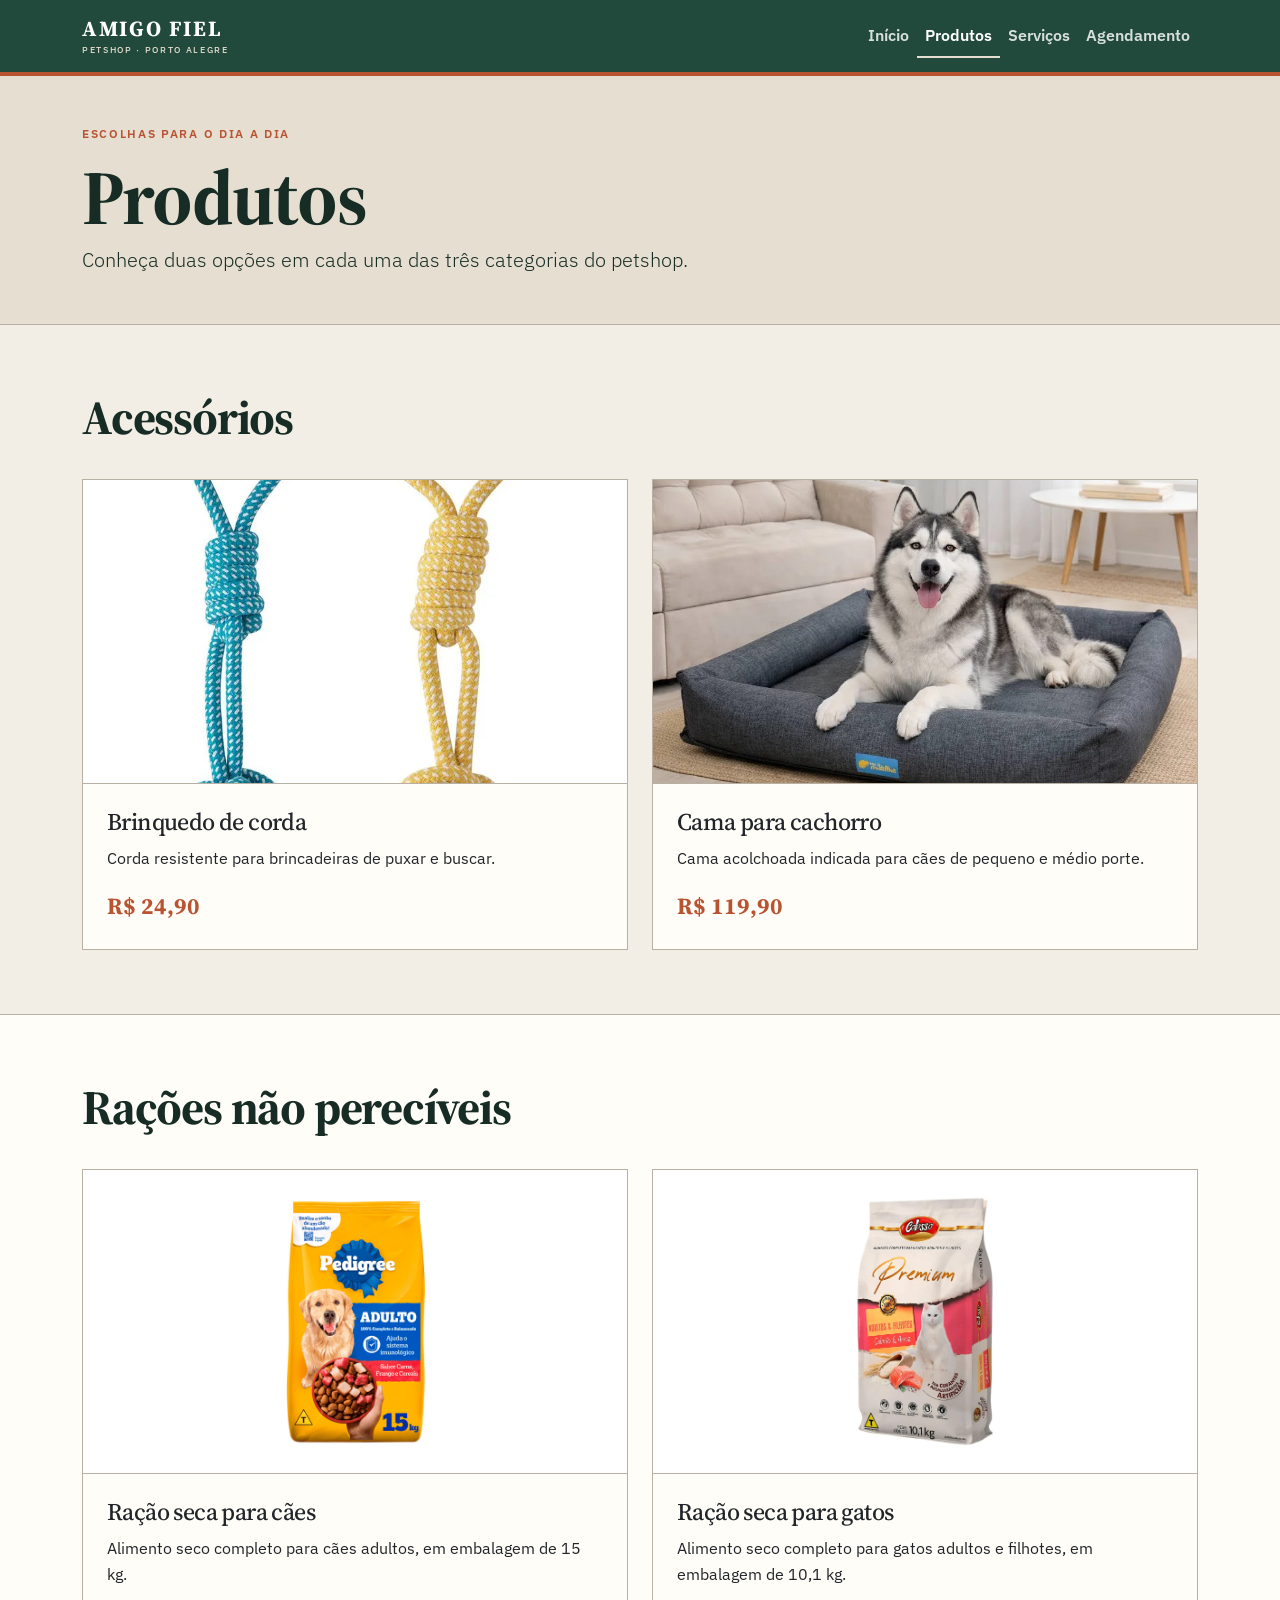
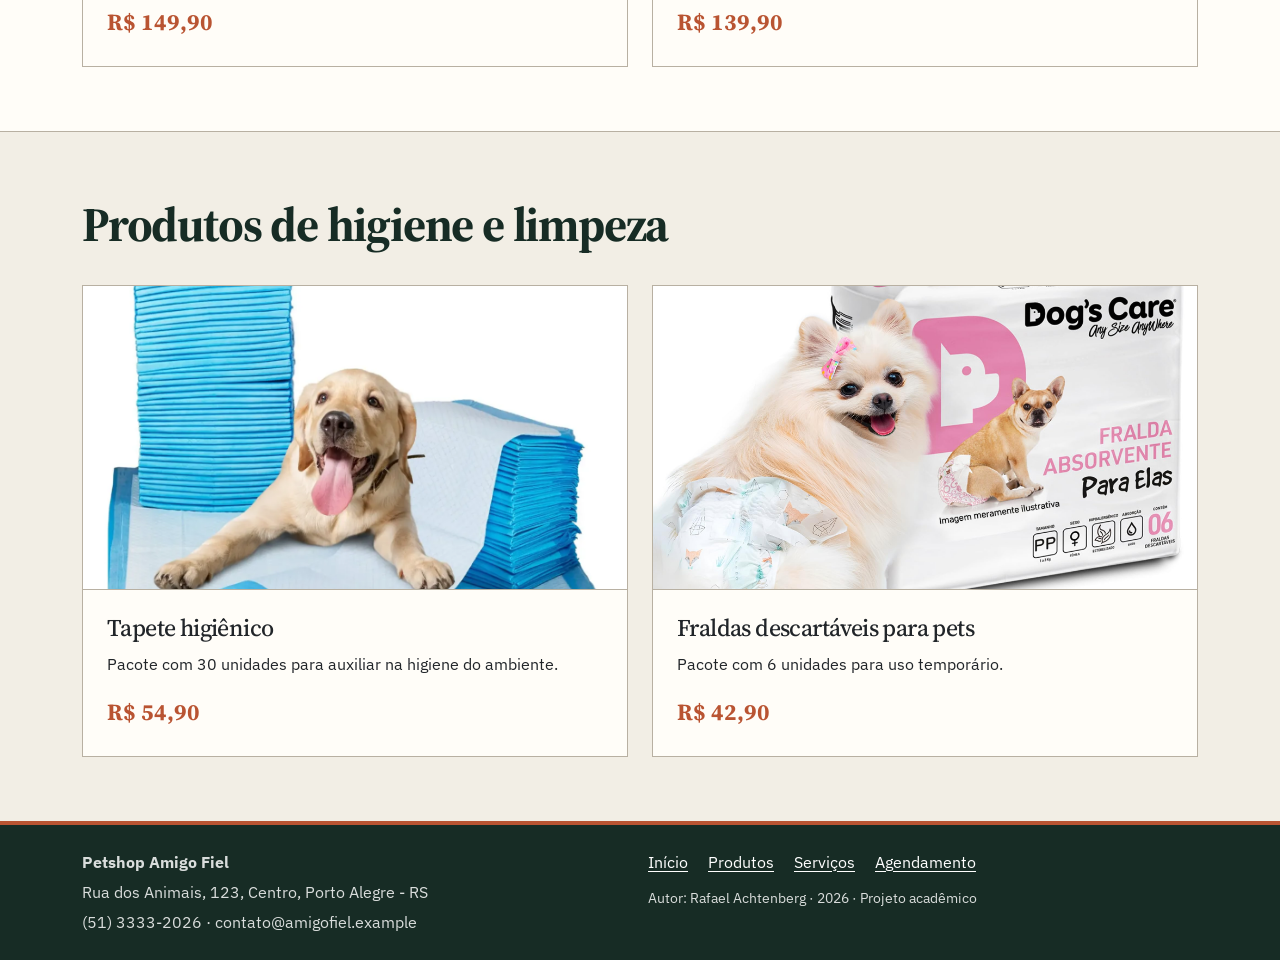
<file: fundamentos-de-sistemas-web/fase-2-petshop/produtos.html>
<!doctype html>
<html lang="pt-BR">
<head>
    <meta charset="utf-8">
    <meta name="viewport" content="width=device-width, initial-scale=1">
    <meta name="description" content="Acessórios, rações e produtos de higiene do Petshop Amigo Fiel.">
    <title>Produtos | Petshop Amigo Fiel</title>
    <link href="https://cdn.jsdelivr.net/npm/bootstrap@5.3.8/dist/css/bootstrap.min.css" rel="stylesheet" integrity="sha384-sRIl4kxILFvY47J16cr9ZwB07vP4J8+LH7qKQnuqkuIAvNWLzeN8tE5YBujZqJLB" crossorigin="anonymous">
    <link rel="stylesheet" href="css/estilos.css">
</head>
<body>
    <a class="skip-link" href="#conteudo-principal">Pular para o conteúdo principal</a>
    <header>
        <nav class="navbar navbar-expand-lg navbar-dark" aria-label="Navegação principal">
            <div class="container">
                <a class="navbar-brand" href="index.html" aria-label="Petshop Amigo Fiel, página inicial">Amigo Fiel</a>
                <button class="navbar-toggler" type="button" data-bs-toggle="collapse" data-bs-target="#menuPrincipal" aria-controls="menuPrincipal" aria-expanded="false" aria-label="Abrir menu de navegação">
                    <span class="navbar-toggler-icon"></span>
                </button>
                <div class="collapse navbar-collapse" id="menuPrincipal">
                    <ul class="navbar-nav ms-auto">
                        <li class="nav-item"><a class="nav-link" href="index.html">Início</a></li>
                        <li class="nav-item"><a class="nav-link active" href="produtos.html" aria-current="page">Produtos</a></li>
                        <li class="nav-item"><a class="nav-link" href="servicos.html">Serviços</a></li>
                        <li class="nav-item"><a class="nav-link" href="agendamento.html">Agendamento</a></li>
                    </ul>
                </div>
            </div>
        </nav>
    </header>

    <main id="conteudo-principal">
        <section class="page-header">
            <div class="container">
                <p class="eyebrow">Escolhas para o dia a dia</p>
                <h1>Produtos</h1>
                <p class="lead mb-0">Conheça duas opções em cada uma das três categorias do petshop.</p>
            </div>
        </section>

        <section class="section-space" aria-labelledby="acessorios">
            <div class="container">
                <div class="section-heading"><h2 id="acessorios">Acessórios</h2></div>
                <div class="row g-4">
                    <div class="col-md-6">
                        <article class="card product-card h-100">
                            <img src="imagens/brinquedo-corda.webp" class="card-img-top" alt="Dois brinquedos de corda, um azul e outro amarelo, com alça e bola">
                            <div class="card-body d-flex flex-column">
                                <h3 class="h4">Brinquedo de corda</h3>
                                <p>Corda resistente para brincadeiras de puxar e buscar.</p>
                                <p class="price mt-auto mb-0"><span class="visually-hidden">Valor: </span>R$ 24,90</p>
                            </div>
                        </article>
                    </div>
                    <div class="col-md-6">
                        <article class="card product-card h-100">
                            <img src="imagens/cama-cachorro.webp" class="card-img-top" alt="Cachorro da raça husky deitado em uma cama cinza acolchoada">
                            <div class="card-body d-flex flex-column">
                                <h3 class="h4">Cama para cachorro</h3>
                                <p>Cama acolchoada indicada para cães de pequeno e médio porte.</p>
                                <p class="price mt-auto mb-0"><span class="visually-hidden">Valor: </span>R$ 119,90</p>
                            </div>
                        </article>
                    </div>
                </div>
            </div>
        </section>

        <section class="section-space section-tint" aria-labelledby="racoes">
            <div class="container">
                <div class="section-heading"><h2 id="racoes">Rações não perecíveis</h2></div>
                <div class="row g-4">
                    <div class="col-md-6">
                        <article class="card product-card h-100">
                            <img src="imagens/racao-caes.png" class="card-img-top product-contain" alt="Embalagem amarela de ração Pedigree para cães adultos, com 15 quilogramas">
                            <div class="card-body d-flex flex-column">
                                <h3 class="h4">Ração seca para cães</h3>
                                <p>Alimento seco completo para cães adultos, em embalagem de 15 kg.</p>
                                <p class="price mt-auto mb-0"><span class="visually-hidden">Valor: </span>R$ 149,90</p>
                            </div>
                        </article>
                    </div>
                    <div class="col-md-6">
                        <article class="card product-card h-100">
                            <img src="imagens/racao-gatos.webp" class="card-img-top product-contain" alt="Embalagem branca e rosa de ração Colosso para gatos adultos e filhotes, com 10,1 quilogramas">
                            <div class="card-body d-flex flex-column">
                                <h3 class="h4">Ração seca para gatos</h3>
                                <p>Alimento seco completo para gatos adultos e filhotes, em embalagem de 10,1 kg.</p>
                                <p class="price mt-auto mb-0"><span class="visually-hidden">Valor: </span>R$ 139,90</p>
                            </div>
                        </article>
                    </div>
                </div>
            </div>
        </section>

        <section class="section-space" aria-labelledby="higiene">
            <div class="container">
                <div class="section-heading"><h2 id="higiene">Produtos de higiene e limpeza</h2></div>
                <div class="row g-4">
                    <div class="col-md-6">
                        <article class="card product-card h-100">
                            <img src="imagens/tapete-higienico.webp" class="card-img-top" alt="Cachorro labrador deitado entre pilhas de tapetes higiênicos azuis">
                            <div class="card-body d-flex flex-column">
                                <h3 class="h4">Tapete higiênico</h3>
                                <p>Pacote com 30 unidades para auxiliar na higiene do ambiente.</p>
                                <p class="price mt-auto mb-0"><span class="visually-hidden">Valor: </span>R$ 54,90</p>
                            </div>
                        </article>
                    </div>
                    <div class="col-md-6">
                        <article class="card product-card h-100">
                            <img src="imagens/fraldas-pets.png" class="card-img-top" alt="Dois cães pequenos usando fraldas ao lado da embalagem de fraldas para pets">
                            <div class="card-body d-flex flex-column">
                                <h3 class="h4">Fraldas descartáveis para pets</h3>
                                <p>Pacote com 6 unidades para uso temporário.</p>
                                <p class="price mt-auto mb-0"><span class="visually-hidden">Valor: </span>R$ 42,90</p>
                            </div>
                        </article>
                    </div>
                </div>
            </div>
        </section>
    </main>

    <footer class="site-footer">
        <div class="container py-4">
            <div class="row g-3 align-items-start">
                <div class="col-lg-6">
                    <p class="fw-bold mb-1">Petshop Amigo Fiel</p>
                    <p class="mb-1">Rua dos Animais, 123, Centro, Porto Alegre - RS</p>
                    <p class="mb-0">(51) 3333-2026 · contato@amigofiel.example</p>
                </div>
                <div class="col-lg-6">
                    <nav aria-label="Navegação do rodapé">
                        <ul class="footer-links">
                            <li><a href="index.html">Início</a></li>
                            <li><a href="produtos.html">Produtos</a></li>
                            <li><a href="servicos.html">Serviços</a></li>
                            <li><a href="agendamento.html">Agendamento</a></li>
                        </ul>
                    </nav>
                    <p class="small mb-0">Autor: Rafael Achtenberg · 2026 · Projeto acadêmico</p>
                </div>
            </div>
        </div>
    </footer>

    <script src="https://cdn.jsdelivr.net/npm/bootstrap@5.3.8/dist/js/bootstrap.bundle.min.js" integrity="sha384-FKyoEForCGlyvwx9Hj09JcYn3nv7wiPVlz7YYwJrWVcXK/BmnVDxM+D2scQbITxI" crossorigin="anonymous"></script>
    <script src="js/script.js"></script>
</body>
</html>
</file>
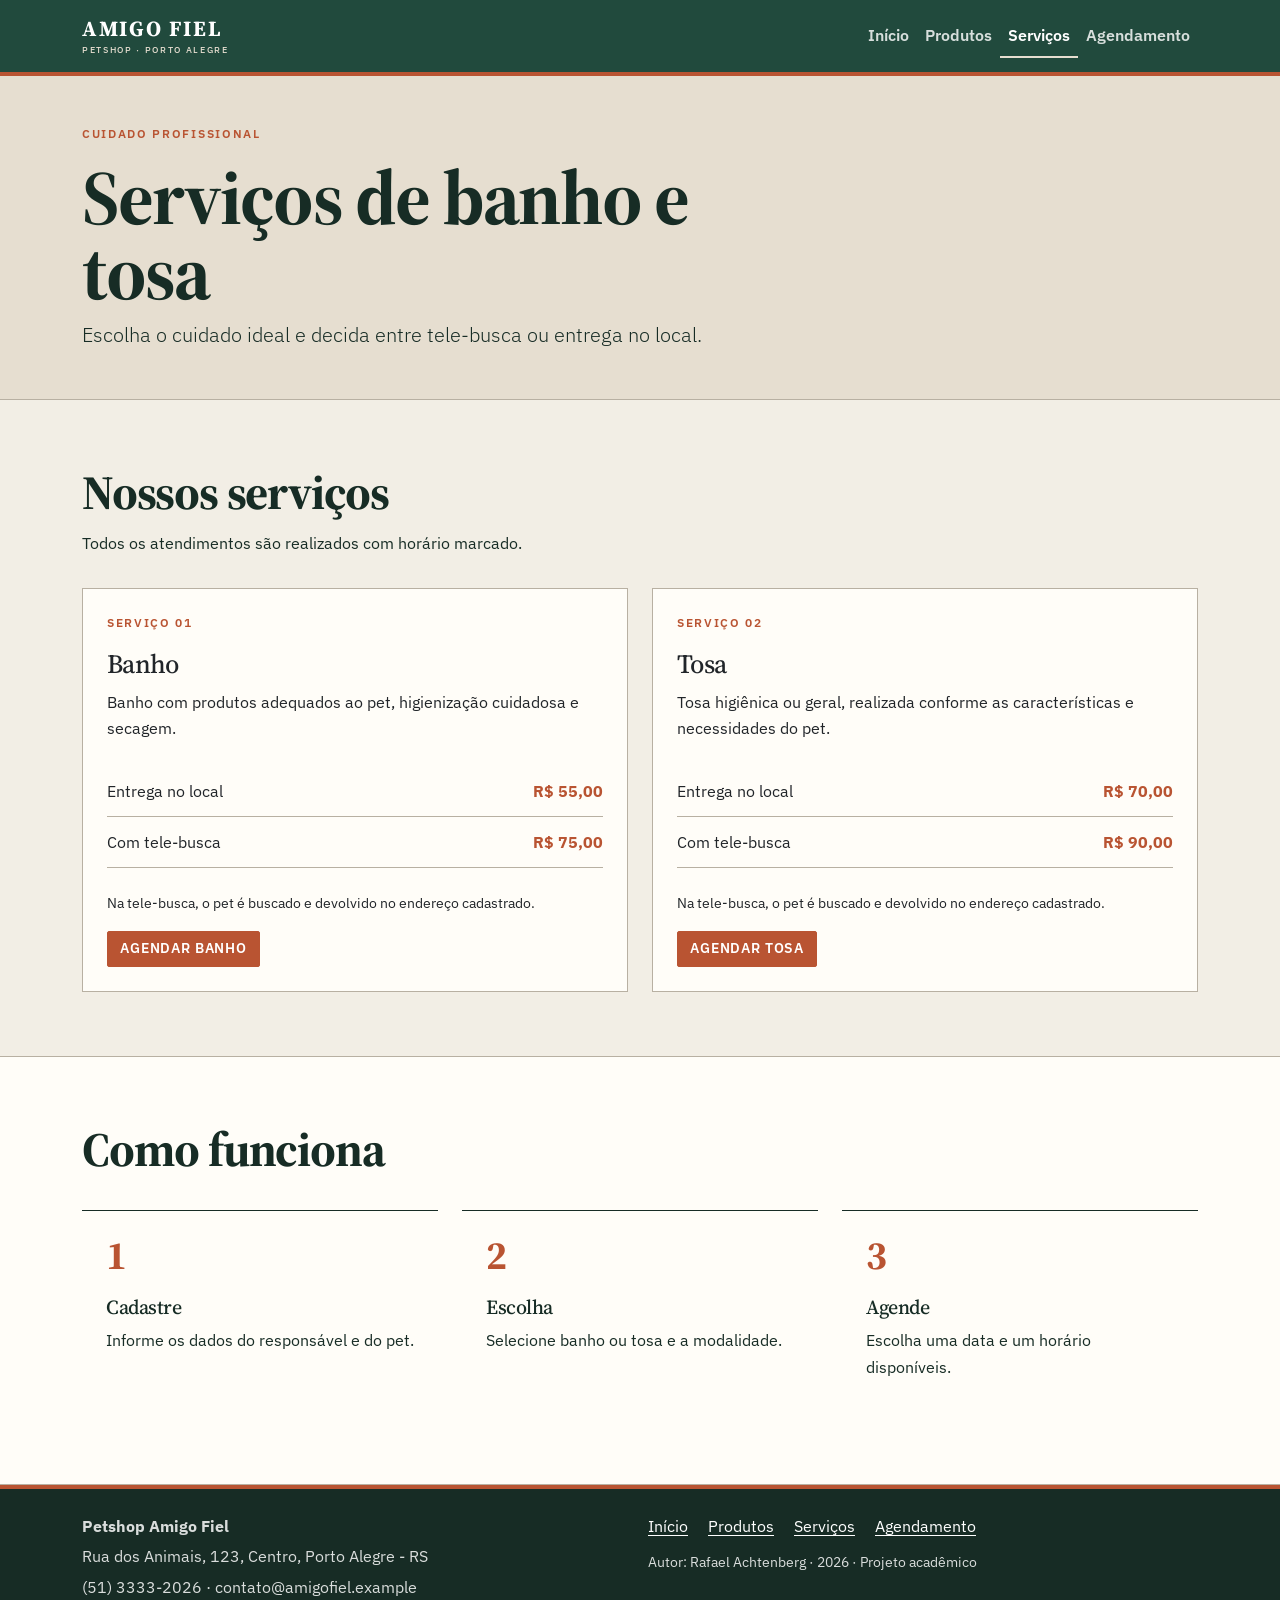
<file: fundamentos-de-sistemas-web/fase-2-petshop/servicos.html>
<!doctype html>
<html lang="pt-BR">
<head>
    <meta charset="utf-8">
    <meta name="viewport" content="width=device-width, initial-scale=1">
    <meta name="description" content="Serviços de banho e tosa com agendamento no Petshop Amigo Fiel.">
    <title>Serviços | Petshop Amigo Fiel</title>
    <link href="https://cdn.jsdelivr.net/npm/bootstrap@5.3.8/dist/css/bootstrap.min.css" rel="stylesheet" integrity="sha384-sRIl4kxILFvY47J16cr9ZwB07vP4J8+LH7qKQnuqkuIAvNWLzeN8tE5YBujZqJLB" crossorigin="anonymous">
    <link rel="stylesheet" href="css/estilos.css">
</head>
<body>
    <a class="skip-link" href="#conteudo-principal">Pular para o conteúdo principal</a>
    <header>
        <nav class="navbar navbar-expand-lg navbar-dark" aria-label="Navegação principal">
            <div class="container">
                <a class="navbar-brand" href="index.html" aria-label="Petshop Amigo Fiel, página inicial">Amigo Fiel</a>
                <button class="navbar-toggler" type="button" data-bs-toggle="collapse" data-bs-target="#menuPrincipal" aria-controls="menuPrincipal" aria-expanded="false" aria-label="Abrir menu de navegação">
                    <span class="navbar-toggler-icon"></span>
                </button>
                <div class="collapse navbar-collapse" id="menuPrincipal">
                    <ul class="navbar-nav ms-auto">
                        <li class="nav-item"><a class="nav-link" href="index.html">Início</a></li>
                        <li class="nav-item"><a class="nav-link" href="produtos.html">Produtos</a></li>
                        <li class="nav-item"><a class="nav-link active" href="servicos.html" aria-current="page">Serviços</a></li>
                        <li class="nav-item"><a class="nav-link" href="agendamento.html">Agendamento</a></li>
                    </ul>
                </div>
            </div>
        </nav>
    </header>

    <main id="conteudo-principal">
        <section class="page-header">
            <div class="container">
                <p class="eyebrow">Cuidado profissional</p>
                <h1>Serviços de banho e tosa</h1>
                <p class="lead mb-0">Escolha o cuidado ideal e decida entre tele-busca ou entrega no local.</p>
            </div>
        </section>

        <section class="section-space" aria-labelledby="titulo-servicos">
            <div class="container">
                <div class="section-heading">
                    <h2 id="titulo-servicos">Nossos serviços</h2>
                    <p>Todos os atendimentos são realizados com horário marcado.</p>
                </div>
                <div class="row g-4">
                    <div class="col-lg-6">
                        <article class="card service-card h-100">
                            <div class="card-body p-4">
                                <p class="service-label">Serviço 01</p>
                                <h3>Banho</h3>
                                <p>Banho com produtos adequados ao pet, higienização cuidadosa e secagem.</p>
                                <ul class="price-list">
                                    <li><span>Entrega no local</span><strong>R$ 55,00</strong></li>
                                    <li><span>Com tele-busca</span><strong>R$ 75,00</strong></li>
                                </ul>
                                <p class="small">Na tele-busca, o pet é buscado e devolvido no endereço cadastrado.</p>
                                <a class="btn btn-brand" href="agendamento.html">Agendar banho</a>
                            </div>
                        </article>
                    </div>
                    <div class="col-lg-6">
                        <article class="card service-card h-100">
                            <div class="card-body p-4">
                                <p class="service-label">Serviço 02</p>
                                <h3>Tosa</h3>
                                <p>Tosa higiênica ou geral, realizada conforme as características e necessidades do pet.</p>
                                <ul class="price-list">
                                    <li><span>Entrega no local</span><strong>R$ 70,00</strong></li>
                                    <li><span>Com tele-busca</span><strong>R$ 90,00</strong></li>
                                </ul>
                                <p class="small">Na tele-busca, o pet é buscado e devolvido no endereço cadastrado.</p>
                                <a class="btn btn-brand" href="agendamento.html">Agendar tosa</a>
                            </div>
                        </article>
                    </div>
                </div>
            </div>
        </section>

        <section class="section-space section-tint" aria-labelledby="como-funciona">
            <div class="container">
                <div class="section-heading"><h2 id="como-funciona">Como funciona</h2></div>
                <div class="row g-4">
                    <div class="col-md-4"><div class="step-card"><span>1</span><h3 class="h5">Cadastre</h3><p>Informe os dados do responsável e do pet.</p></div></div>
                    <div class="col-md-4"><div class="step-card"><span>2</span><h3 class="h5">Escolha</h3><p>Selecione banho ou tosa e a modalidade.</p></div></div>
                    <div class="col-md-4"><div class="step-card"><span>3</span><h3 class="h5">Agende</h3><p>Escolha uma data e um horário disponíveis.</p></div></div>
                </div>
            </div>
        </section>
    </main>

    <footer class="site-footer">
        <div class="container py-4">
            <div class="row g-3 align-items-start">
                <div class="col-lg-6">
                    <p class="fw-bold mb-1">Petshop Amigo Fiel</p>
                    <p class="mb-1">Rua dos Animais, 123, Centro, Porto Alegre - RS</p>
                    <p class="mb-0">(51) 3333-2026 · contato@amigofiel.example</p>
                </div>
                <div class="col-lg-6">
                    <nav aria-label="Navegação do rodapé">
                        <ul class="footer-links">
                            <li><a href="index.html">Início</a></li>
                            <li><a href="produtos.html">Produtos</a></li>
                            <li><a href="servicos.html">Serviços</a></li>
                            <li><a href="agendamento.html">Agendamento</a></li>
                        </ul>
                    </nav>
                    <p class="small mb-0">Autor: Rafael Achtenberg · 2026 · Projeto acadêmico</p>
                </div>
            </div>
        </div>
    </footer>

    <script src="https://cdn.jsdelivr.net/npm/bootstrap@5.3.8/dist/js/bootstrap.bundle.min.js" integrity="sha384-FKyoEForCGlyvwx9Hj09JcYn3nv7wiPVlz7YYwJrWVcXK/BmnVDxM+D2scQbITxI" crossorigin="anonymous"></script>
    <script src="js/script.js"></script>
</body>
</html>
</file>
<file: fundamentos-de-sistemas-web/fase-2-petshop/css/estilos.css>
@import url("https://fonts.googleapis.com/css2?family=IBM+Plex+Sans:wght@400;500;600&family=Source+Serif+4:opsz,wght@8..60,600;8..60,700&display=swap");

:root {
    --ink: #172c25;
    --forest: #214a3d;
    --rust: #b95432;
    --paper: #f2eee5;
    --surface: #fffdf8;
    --soft: #e6ded0;
    --line: #b8b0a2;
    --muted: #6d6a61;
}

body {
    color: var(--ink);
    background: var(--paper);
    font-family: "IBM Plex Sans", sans-serif;
    line-height: 1.65;
}

h1,
h2,
h3,
legend {
    font-family: "Source Serif 4", Georgia, serif;
    letter-spacing: -0.025em;
}

a {
    text-underline-offset: 0.2em;
}

.skip-link {
    position: fixed;
    top: 0.75rem;
    left: 0.75rem;
    z-index: 1100;
    padding: 0.65rem 1rem;
    color: #fff;
    background: var(--ink);
    transform: translateY(-180%);
}

.skip-link:focus {
    transform: translateY(0);
}

.navbar {
    padding-block: 0.8rem;
    background: var(--forest);
    border-bottom: 4px solid var(--rust);
}

.navbar-brand {
    color: #fff;
    font-family: "Source Serif 4", Georgia, serif;
    font-size: 1.35rem;
    font-weight: 700;
    letter-spacing: 0.08em;
    line-height: 1;
    text-transform: uppercase;
}

.navbar-brand::after {
    display: block;
    margin-top: 0.35rem;
    color: var(--soft);
    content: "PETSHOP · PORTO ALEGRE";
    font-family: "IBM Plex Sans", sans-serif;
    font-size: 0.58rem;
    font-weight: 500;
    letter-spacing: 0.18em;
}

.navbar .nav-link {
    color: rgb(255 255 255 / 82%);
    font-weight: 600;
}

.navbar .nav-link:hover,
.navbar .nav-link:focus-visible,
.navbar .nav-link.active {
    color: #fff;
    border-bottom: 2px solid var(--soft);
}

.hero {
    color: var(--ink);
    background: var(--soft);
    border-bottom: 1px solid var(--line);
}

.hero .container {
    border-left: 6px solid var(--rust);
}

.hero .display-4 {
    max-width: 13ch;
    font-size: clamp(3rem, 7vw, 5.5rem);
    line-height: 0.95;
}

.eyebrow,
.feature-kicker,
.service-label {
    color: var(--rust);
    font-size: 0.75rem;
    font-weight: 600;
    letter-spacing: 0.14em;
    text-transform: uppercase;
}

.page-header {
    padding-block: 3rem;
    color: var(--ink);
    background: var(--soft);
    border-bottom: 1px solid var(--line);
}

.page-header h1 {
    max-width: 17ch;
    font-size: clamp(2.8rem, 6vw, 4.8rem);
    font-weight: 700;
    line-height: 0.98;
}

.section-space {
    padding-block: 4rem;
}

.section-tint {
    background: var(--surface);
    border-block: 1px solid var(--line);
}

.section-heading {
    max-width: 44rem;
    margin-bottom: 2rem;
}

.section-heading h2 {
    color: var(--ink);
    font-size: clamp(2rem, 4vw, 3rem);
    font-weight: 700;
}

.carousel {
    overflow: hidden;
    background: var(--ink);
    border: 1px solid var(--ink);
}

.carousel-item img {
    height: clamp(22rem, 54vw, 34rem);
    object-fit: cover;
}

.carousel-item::after {
    position: absolute;
    inset: auto 0 0;
    height: 44%;
    content: "";
    background: rgb(23 44 37 / 82%);
}

.carousel-caption {
    z-index: 1;
    text-align: left;
}

.carousel-caption h3 {
    font-size: clamp(1.7rem, 4vw, 2.6rem);
    font-weight: 700;
}

.carousel-pause {
    position: absolute;
    top: 1rem;
    right: 1rem;
    z-index: 2;
    border-radius: 2px;
    font-weight: 600;
}

.card {
    background: var(--surface);
    border: 1px solid var(--line);
    border-radius: 0;
}

.feature-card,
.product-card,
.service-card {
    box-shadow: none;
}

.feature-card {
    border-top: 5px solid var(--forest);
}

.feature-card .card-body,
.product-card .card-body {
    padding: 1.5rem;
}

.feature-card h3,
.service-card h3 {
    font-size: 1.65rem;
}

.product-card .card-img-top {
    width: 100%;
    height: 19rem;
    object-fit: cover;
    background: #fff;
    border-bottom: 1px solid var(--line);
    border-radius: 0;
}

.product-card .product-contain {
    padding: 1rem;
    object-fit: contain;
}

.price {
    color: var(--rust);
    font-family: "Source Serif 4", Georgia, serif;
    font-size: 1.45rem;
    font-weight: 700;
}

.price-list {
    padding: 0;
    margin: 1.5rem 0;
    list-style: none;
}

.price-list li {
    display: flex;
    gap: 1rem;
    justify-content: space-between;
    padding-block: 0.75rem;
    border-bottom: 1px solid var(--line);
}

.price-list strong {
    color: var(--rust);
    white-space: nowrap;
}

.step-card {
    height: 100%;
    padding: 1.5rem;
    background: transparent;
    border-top: 1px solid var(--ink);
}

.step-card > span {
    display: block;
    margin-bottom: 1.25rem;
    color: var(--rust);
    font-family: "Source Serif 4", Georgia, serif;
    font-size: 2.5rem;
    font-weight: 700;
    line-height: 1;
}

.btn {
    border-radius: 2px;
    box-shadow: none;
}

.btn-brand {
    color: #fff;
    background: var(--rust);
    border-color: var(--rust);
    font-size: 0.88rem;
    font-weight: 600;
    letter-spacing: 0.06em;
    text-transform: uppercase;
}

.btn-brand:hover,
.btn-brand:focus-visible {
    color: #fff;
    background: var(--ink);
    border-color: var(--ink);
}

.btn-outline-brand {
    color: var(--forest);
    border-color: var(--forest);
    font-weight: 600;
}

.btn-outline-brand:hover,
.btn-outline-brand:focus-visible {
    color: #fff;
    background: var(--forest);
    border-color: var(--forest);
}

.alert-info {
    color: var(--ink);
    background: transparent;
    border: 0;
    border-left: 5px solid var(--rust);
    border-radius: 0;
}

.form-shell {
    padding: clamp(1.5rem, 5vw, 3.5rem);
    background: var(--surface);
    border: 1px solid var(--line);
}

.form-shell > h2 {
    font-size: 2rem;
}

.current-time {
    padding: 0.85rem 1rem;
    color: var(--ink);
    background: transparent;
    border: 1px solid var(--line);
    border-left: 5px solid var(--forest);
}

.form-section {
    padding: 0;
    margin: 2.5rem 0;
    border: 0;
}

.form-section > legend {
    padding-bottom: 0.55rem;
    margin-bottom: 1.25rem;
    color: var(--ink);
    border-bottom: 1px solid var(--line);
    font-size: 1.55rem;
    font-weight: 700;
}

.choice-group {
    padding: 0;
    border: 0;
}

.form-label,
.choice-group > legend {
    font-weight: 600;
}

.form-control,
.form-select {
    min-height: 2.75rem;
    background: #fff;
    border: 1px solid #8d877d;
    border-radius: 2px;
}

.form-control:focus,
.form-select:focus,
.form-check-input:focus {
    border-color: var(--forest);
    box-shadow: 0 0 0 3px rgb(33 74 61 / 18%);
}

.form-check-input {
    border-color: var(--muted);
}

.was-validated .choice-group:has(input:invalid) > .invalid-feedback {
    display: block;
}

.modality-message {
    padding: 0.85rem 1rem;
    margin: 0;
    background: #eee8dc;
    border: 0;
    border-left: 4px solid var(--rust);
}

.result-box {
    padding: 1.25rem;
    color: var(--ink);
    background: #e4ebe4;
    border: 1px solid var(--forest);
}

.site-footer {
    color: rgb(255 255 255 / 84%);
    background: var(--ink);
    border-top: 4px solid var(--rust);
}

.footer-links {
    display: flex;
    flex-wrap: wrap;
    gap: 0.75rem 1.25rem;
    padding: 0;
    margin: 0 0 0.75rem;
    list-style: none;
}

.footer-links a {
    color: #fff;
}

:focus-visible {
    outline: 3px solid #e2a12e;
    outline-offset: 3px;
}

@media (prefers-reduced-motion: reduce) {
    *,
    *::before,
    *::after {
        scroll-behavior: auto !important;
        transition-duration: 0.01ms !important;
    }
}

@media (max-width: 575.98px) {
    .hero .container {
        border-left-width: 4px;
    }

    .section-space {
        padding-block: 2.75rem;
    }

    .product-card .card-img-top {
        height: 16rem;
    }

    .price-list li {
        align-items: flex-start;
        flex-direction: column;
        gap: 0.15rem;
    }

    .form-shell {
        padding: 1.25rem;
    }
}
</file>
